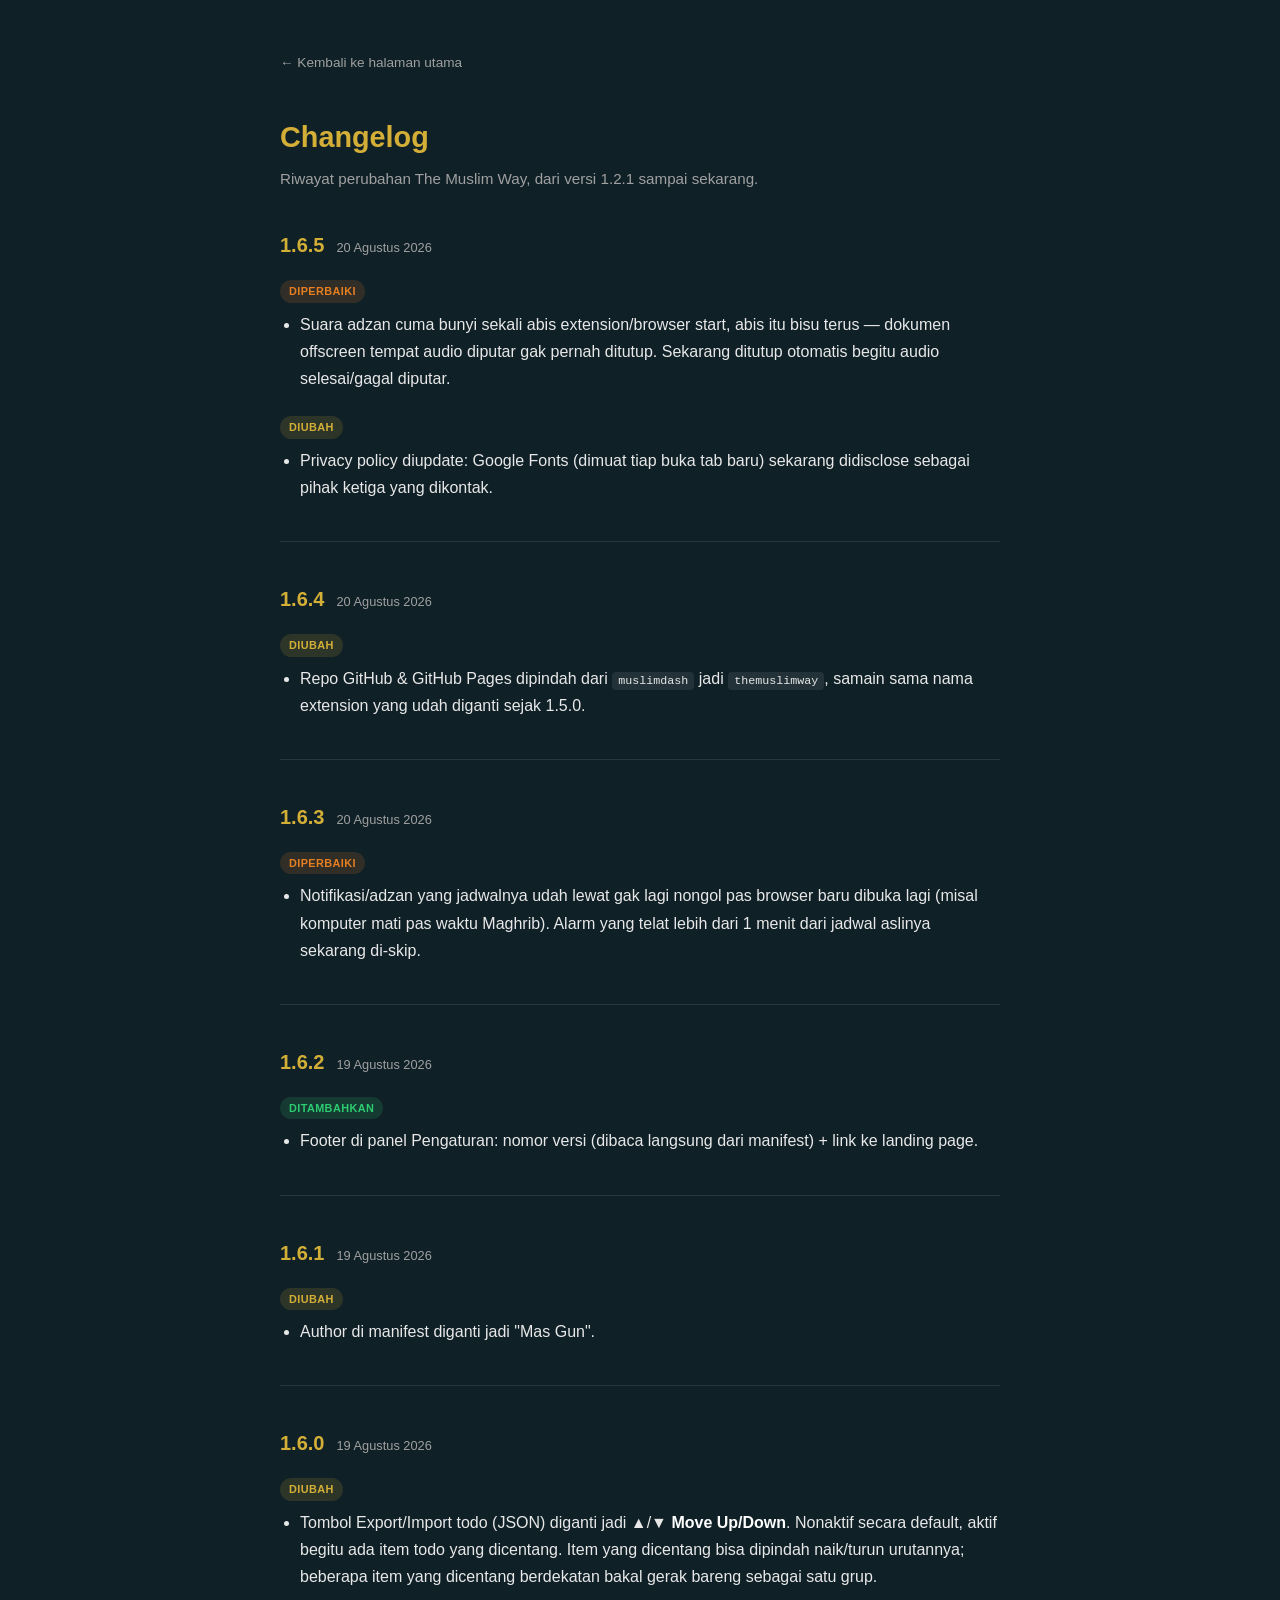
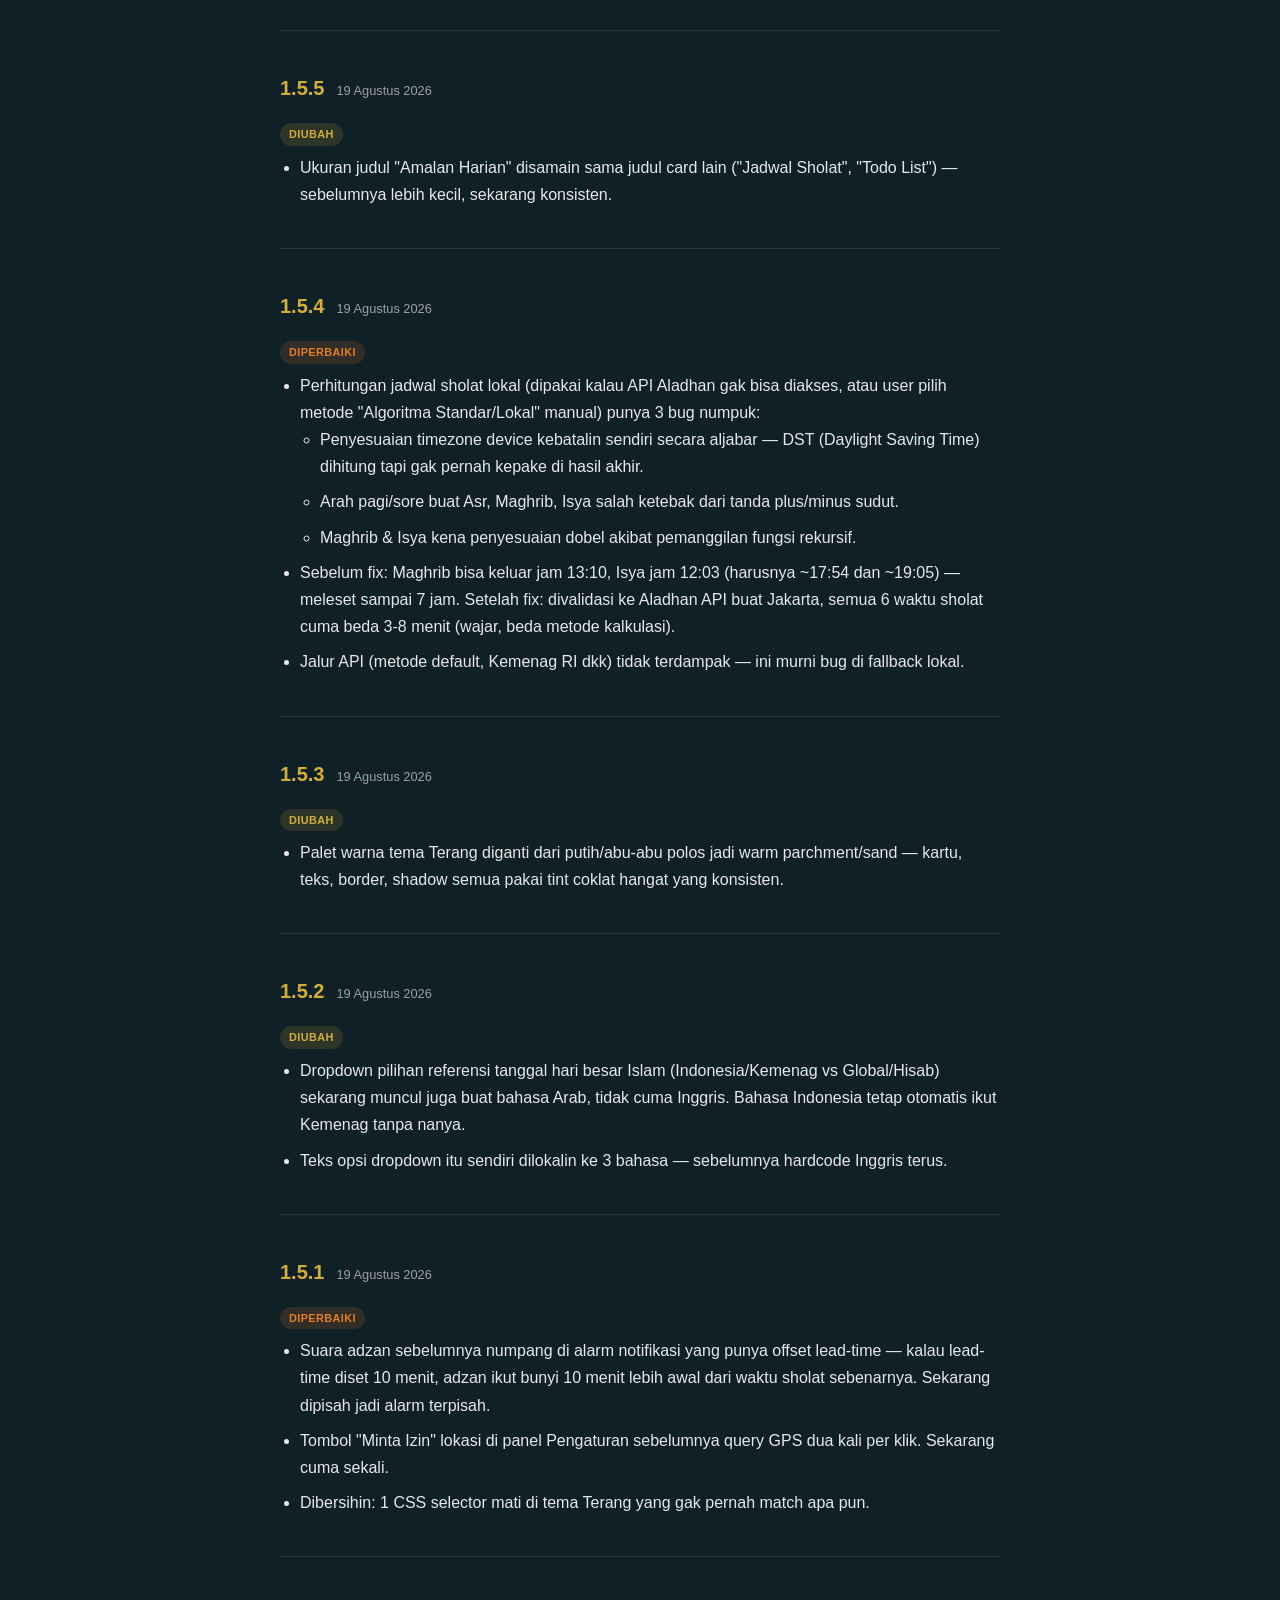
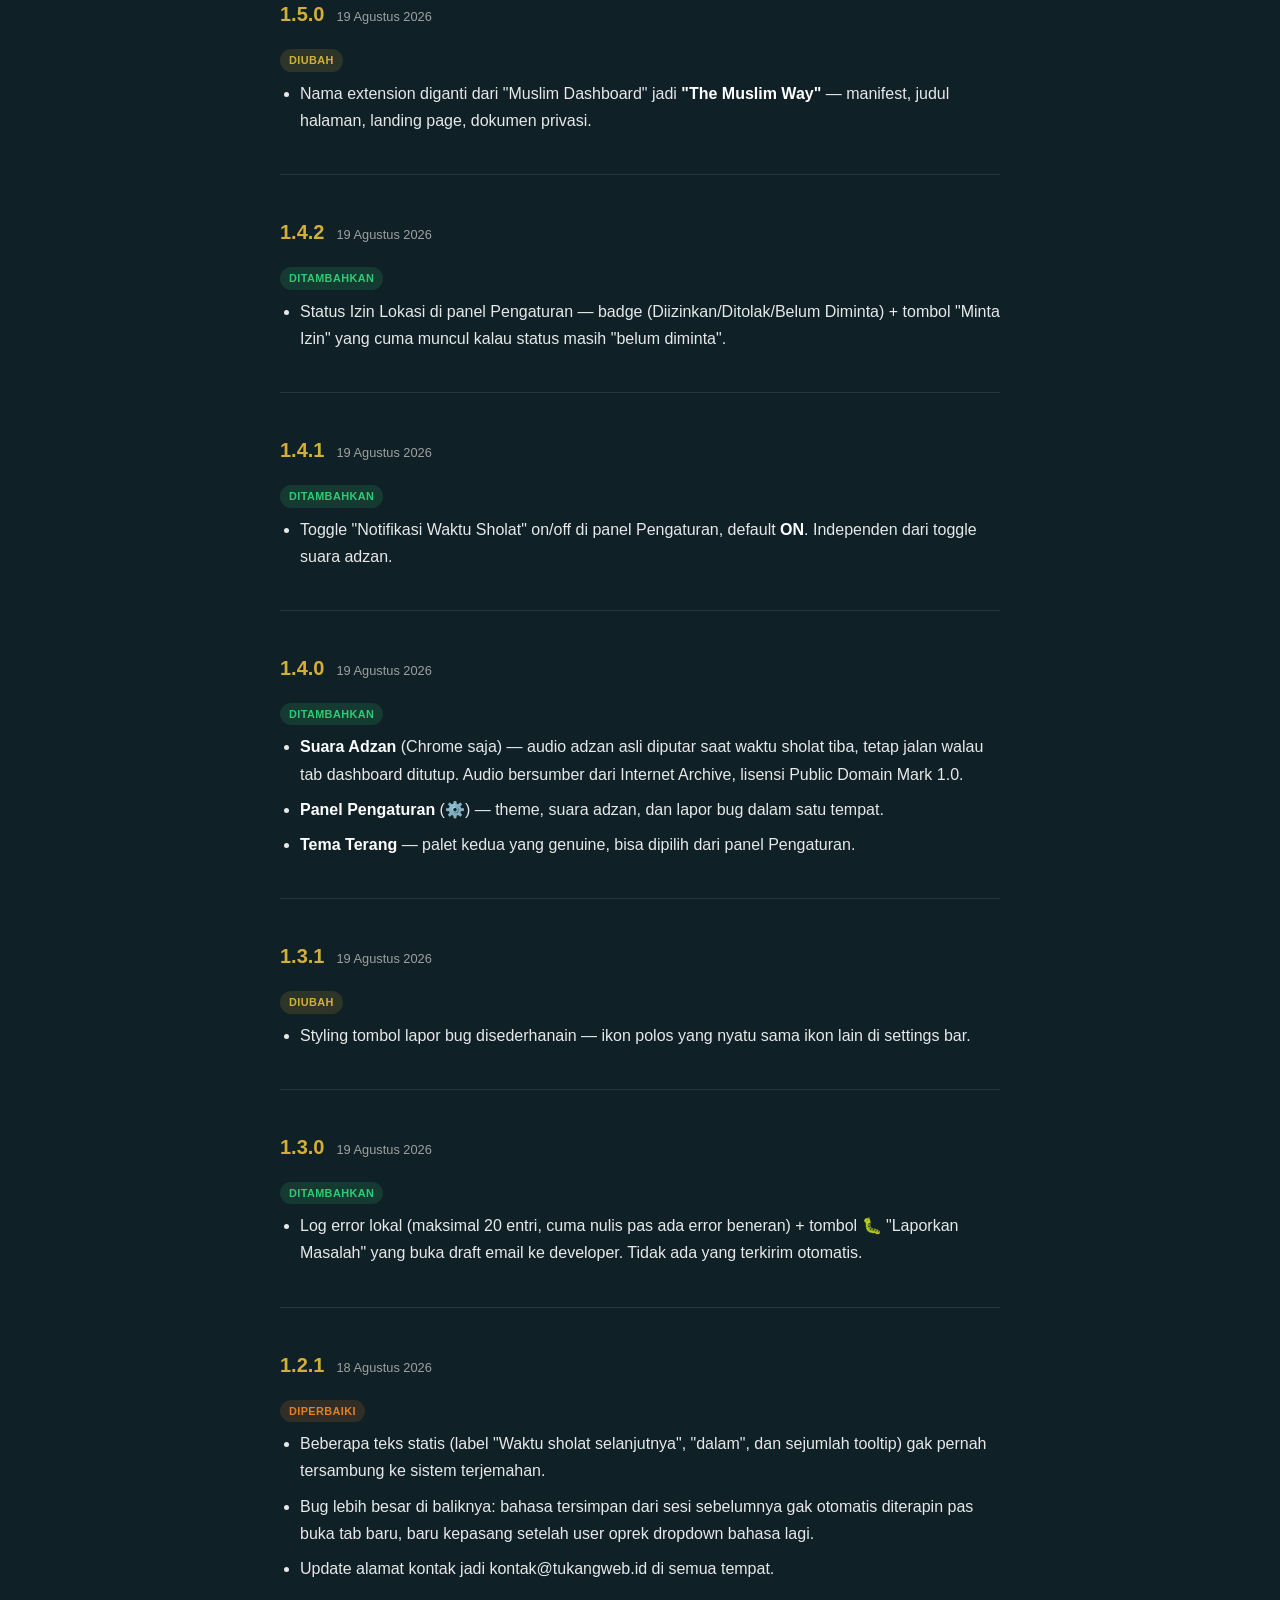
<file: changelog.html>
<!DOCTYPE html>
<html lang="id">
<head>
<meta charset="UTF-8">
<meta name="viewport" content="width=device-width, initial-scale=1.0">
<title>Changelog - The Muslim Way</title>
<style>
  :root {
    --primary: #1a5f3f;
    --accent: #d4af37;
    --bg: #0f2027;
    --card: #17242b;
    --text: #e8e8e8;
    --muted: #a0a0a0;
    --border: rgba(255,255,255,0.1);
    --added: #2ecc71;
    --changed: #d4af37;
    --fixed: #e67e22;
  }
  * { box-sizing: border-box; }
  body {
    margin: 0;
    font-family: -apple-system, 'Segoe UI', Roboto, sans-serif;
    background: var(--bg);
    color: var(--text);
    line-height: 1.7;
  }
  .wrap {
    max-width: 760px;
    margin: 0 auto;
    padding: 48px 20px 80px;
  }
  .back-link {
    display: inline-block;
    color: var(--muted);
    text-decoration: none;
    font-size: 0.85rem;
    margin-bottom: 20px;
  }
  .back-link:hover { color: var(--accent); }
  h1 {
    color: var(--accent);
    font-size: 1.8rem;
    margin-bottom: 4px;
  }
  .subtitle {
    color: var(--muted);
    font-size: 0.95rem;
    margin-bottom: 36px;
  }
  .version-block {
    margin-bottom: 40px;
    padding-bottom: 32px;
    border-bottom: 1px solid var(--border);
  }
  .version-block:last-child {
    border-bottom: none;
  }
  .version-head {
    display: flex;
    align-items: baseline;
    gap: 12px;
    flex-wrap: wrap;
    margin-bottom: 14px;
  }
  .version-num {
    color: var(--accent);
    font-size: 1.25rem;
    font-weight: 700;
  }
  .version-date {
    color: var(--muted);
    font-size: 0.8rem;
  }
  .tag {
    display: inline-block;
    font-size: 0.68rem;
    font-weight: 700;
    letter-spacing: 0.4px;
    text-transform: uppercase;
    padding: 2px 9px;
    border-radius: 999px;
    margin-bottom: 8px;
  }
  .tag-added { background: rgba(46,204,113,0.15); color: var(--added); }
  .tag-changed { background: rgba(212,175,55,0.15); color: var(--changed); }
  .tag-fixed { background: rgba(230,126,34,0.15); color: var(--fixed); }
  .entry { margin-bottom: 20px; }
  .entry:last-child { margin-bottom: 0; }
  ul { padding-left: 20px; margin: 0; }
  li { margin-bottom: 8px; }
  strong { color: #fff; }
  code {
    background: rgba(255,255,255,0.08);
    padding: 2px 6px;
    border-radius: 4px;
    font-size: 0.9em;
  }
  a { color: var(--accent); }
</style>
</head>
<body>
<div class="wrap">
  <a class="back-link" href="index.html">← Kembali ke halaman utama</a>
  <h1>Changelog</h1>
  <div class="subtitle">Riwayat perubahan The Muslim Way, dari versi 1.2.1 sampai sekarang.</div>

  <div class="version-block">
    <div class="version-head">
      <span class="version-num">1.6.5</span>
      <span class="version-date">20 Agustus 2026</span>
    </div>
    <div class="entry">
      <span class="tag tag-fixed">Diperbaiki</span>
      <ul>
        <li>Suara adzan cuma bunyi sekali abis extension/browser start, abis itu bisu terus — dokumen offscreen tempat audio diputar gak pernah ditutup. Sekarang ditutup otomatis begitu audio selesai/gagal diputar.</li>
      </ul>
    </div>
    <div class="entry">
      <span class="tag tag-changed">Diubah</span>
      <ul>
        <li>Privacy policy diupdate: Google Fonts (dimuat tiap buka tab baru) sekarang didisclose sebagai pihak ketiga yang dikontak.</li>
      </ul>
    </div>
  </div>

  <div class="version-block">
    <div class="version-head">
      <span class="version-num">1.6.4</span>
      <span class="version-date">20 Agustus 2026</span>
    </div>
    <div class="entry">
      <span class="tag tag-changed">Diubah</span>
      <ul>
        <li>Repo GitHub & GitHub Pages dipindah dari <code>muslimdash</code> jadi <code>themuslimway</code>, samain sama nama extension yang udah diganti sejak 1.5.0.</li>
      </ul>
    </div>
  </div>

  <div class="version-block">
    <div class="version-head">
      <span class="version-num">1.6.3</span>
      <span class="version-date">20 Agustus 2026</span>
    </div>
    <div class="entry">
      <span class="tag tag-fixed">Diperbaiki</span>
      <ul>
        <li>Notifikasi/adzan yang jadwalnya udah lewat gak lagi nongol pas browser baru dibuka lagi (misal komputer mati pas waktu Maghrib). Alarm yang telat lebih dari 1 menit dari jadwal aslinya sekarang di-skip.</li>
      </ul>
    </div>
  </div>

  <div class="version-block">
    <div class="version-head">
      <span class="version-num">1.6.2</span>
      <span class="version-date">19 Agustus 2026</span>
    </div>
    <div class="entry">
      <span class="tag tag-added">Ditambahkan</span>
      <ul>
        <li>Footer di panel Pengaturan: nomor versi (dibaca langsung dari manifest) + link ke landing page.</li>
      </ul>
    </div>
  </div>

  <div class="version-block">
    <div class="version-head">
      <span class="version-num">1.6.1</span>
      <span class="version-date">19 Agustus 2026</span>
    </div>
    <div class="entry">
      <span class="tag tag-changed">Diubah</span>
      <ul>
        <li>Author di manifest diganti jadi "Mas Gun".</li>
      </ul>
    </div>
  </div>

  <div class="version-block">
    <div class="version-head">
      <span class="version-num">1.6.0</span>
      <span class="version-date">19 Agustus 2026</span>
    </div>
    <div class="entry">
      <span class="tag tag-changed">Diubah</span>
      <ul>
        <li>Tombol Export/Import todo (JSON) diganti jadi ▲/▼ <strong>Move Up/Down</strong>. Nonaktif secara default, aktif begitu ada item todo yang dicentang. Item yang dicentang bisa dipindah naik/turun urutannya; beberapa item yang dicentang berdekatan bakal gerak bareng sebagai satu grup.</li>
      </ul>
    </div>
  </div>

  <div class="version-block">
    <div class="version-head">
      <span class="version-num">1.5.5</span>
      <span class="version-date">19 Agustus 2026</span>
    </div>
    <div class="entry">
      <span class="tag tag-changed">Diubah</span>
      <ul>
        <li>Ukuran judul "Amalan Harian" disamain sama judul card lain ("Jadwal Sholat", "Todo List") — sebelumnya lebih kecil, sekarang konsisten.</li>
      </ul>
    </div>
  </div>

  <div class="version-block">
    <div class="version-head">
      <span class="version-num">1.5.4</span>
      <span class="version-date">19 Agustus 2026</span>
    </div>
    <div class="entry">
      <span class="tag tag-fixed">Diperbaiki</span>
      <ul>
        <li>Perhitungan jadwal sholat lokal (dipakai kalau API Aladhan gak bisa diakses, atau user pilih metode "Algoritma Standar/Lokal" manual) punya 3 bug numpuk:
          <ul>
            <li>Penyesuaian timezone device kebatalin sendiri secara aljabar — DST (Daylight Saving Time) dihitung tapi gak pernah kepake di hasil akhir.</li>
            <li>Arah pagi/sore buat Asr, Maghrib, Isya salah ketebak dari tanda plus/minus sudut.</li>
            <li>Maghrib &amp; Isya kena penyesuaian dobel akibat pemanggilan fungsi rekursif.</li>
          </ul>
        </li>
        <li>Sebelum fix: Maghrib bisa keluar jam 13:10, Isya jam 12:03 (harusnya ~17:54 dan ~19:05) — meleset sampai 7 jam. Setelah fix: divalidasi ke Aladhan API buat Jakarta, semua 6 waktu sholat cuma beda 3-8 menit (wajar, beda metode kalkulasi).</li>
        <li>Jalur API (metode default, Kemenag RI dkk) tidak terdampak — ini murni bug di fallback lokal.</li>
      </ul>
    </div>
  </div>

  <div class="version-block">
    <div class="version-head">
      <span class="version-num">1.5.3</span>
      <span class="version-date">19 Agustus 2026</span>
    </div>
    <div class="entry">
      <span class="tag tag-changed">Diubah</span>
      <ul>
        <li>Palet warna tema Terang diganti dari putih/abu-abu polos jadi warm parchment/sand — kartu, teks, border, shadow semua pakai tint coklat hangat yang konsisten.</li>
      </ul>
    </div>
  </div>

  <div class="version-block">
    <div class="version-head">
      <span class="version-num">1.5.2</span>
      <span class="version-date">19 Agustus 2026</span>
    </div>
    <div class="entry">
      <span class="tag tag-changed">Diubah</span>
      <ul>
        <li>Dropdown pilihan referensi tanggal hari besar Islam (Indonesia/Kemenag vs Global/Hisab) sekarang muncul juga buat bahasa Arab, tidak cuma Inggris. Bahasa Indonesia tetap otomatis ikut Kemenag tanpa nanya.</li>
        <li>Teks opsi dropdown itu sendiri dilokalin ke 3 bahasa — sebelumnya hardcode Inggris terus.</li>
      </ul>
    </div>
  </div>

  <div class="version-block">
    <div class="version-head">
      <span class="version-num">1.5.1</span>
      <span class="version-date">19 Agustus 2026</span>
    </div>
    <div class="entry">
      <span class="tag tag-fixed">Diperbaiki</span>
      <ul>
        <li>Suara adzan sebelumnya numpang di alarm notifikasi yang punya offset lead-time — kalau lead-time diset 10 menit, adzan ikut bunyi 10 menit lebih awal dari waktu sholat sebenarnya. Sekarang dipisah jadi alarm terpisah.</li>
        <li>Tombol "Minta Izin" lokasi di panel Pengaturan sebelumnya query GPS dua kali per klik. Sekarang cuma sekali.</li>
        <li>Dibersihin: 1 CSS selector mati di tema Terang yang gak pernah match apa pun.</li>
      </ul>
    </div>
  </div>

  <div class="version-block">
    <div class="version-head">
      <span class="version-num">1.5.0</span>
      <span class="version-date">19 Agustus 2026</span>
    </div>
    <div class="entry">
      <span class="tag tag-changed">Diubah</span>
      <ul>
        <li>Nama extension diganti dari "Muslim Dashboard" jadi <strong>"The Muslim Way"</strong> — manifest, judul halaman, landing page, dokumen privasi.</li>
      </ul>
    </div>
  </div>

  <div class="version-block">
    <div class="version-head">
      <span class="version-num">1.4.2</span>
      <span class="version-date">19 Agustus 2026</span>
    </div>
    <div class="entry">
      <span class="tag tag-added">Ditambahkan</span>
      <ul>
        <li>Status Izin Lokasi di panel Pengaturan — badge (Diizinkan/Ditolak/Belum Diminta) + tombol "Minta Izin" yang cuma muncul kalau status masih "belum diminta".</li>
      </ul>
    </div>
  </div>

  <div class="version-block">
    <div class="version-head">
      <span class="version-num">1.4.1</span>
      <span class="version-date">19 Agustus 2026</span>
    </div>
    <div class="entry">
      <span class="tag tag-added">Ditambahkan</span>
      <ul>
        <li>Toggle "Notifikasi Waktu Sholat" on/off di panel Pengaturan, default <strong>ON</strong>. Independen dari toggle suara adzan.</li>
      </ul>
    </div>
  </div>

  <div class="version-block">
    <div class="version-head">
      <span class="version-num">1.4.0</span>
      <span class="version-date">19 Agustus 2026</span>
    </div>
    <div class="entry">
      <span class="tag tag-added">Ditambahkan</span>
      <ul>
        <li><strong>Suara Adzan</strong> (Chrome saja) — audio adzan asli diputar saat waktu sholat tiba, tetap jalan walau tab dashboard ditutup. Audio bersumber dari Internet Archive, lisensi Public Domain Mark 1.0.</li>
        <li><strong>Panel Pengaturan</strong> (⚙️) — theme, suara adzan, dan lapor bug dalam satu tempat.</li>
        <li><strong>Tema Terang</strong> — palet kedua yang genuine, bisa dipilih dari panel Pengaturan.</li>
      </ul>
    </div>
  </div>

  <div class="version-block">
    <div class="version-head">
      <span class="version-num">1.3.1</span>
      <span class="version-date">19 Agustus 2026</span>
    </div>
    <div class="entry">
      <span class="tag tag-changed">Diubah</span>
      <ul>
        <li>Styling tombol lapor bug disederhanain — ikon polos yang nyatu sama ikon lain di settings bar.</li>
      </ul>
    </div>
  </div>

  <div class="version-block">
    <div class="version-head">
      <span class="version-num">1.3.0</span>
      <span class="version-date">19 Agustus 2026</span>
    </div>
    <div class="entry">
      <span class="tag tag-added">Ditambahkan</span>
      <ul>
        <li>Log error lokal (maksimal 20 entri, cuma nulis pas ada error beneran) + tombol 🐛 "Laporkan Masalah" yang buka draft email ke developer. Tidak ada yang terkirim otomatis.</li>
      </ul>
    </div>
  </div>

  <div class="version-block">
    <div class="version-head">
      <span class="version-num">1.2.1</span>
      <span class="version-date">18 Agustus 2026</span>
    </div>
    <div class="entry">
      <span class="tag tag-fixed">Diperbaiki</span>
      <ul>
        <li>Beberapa teks statis (label "Waktu sholat selanjutnya", "dalam", dan sejumlah tooltip) gak pernah tersambung ke sistem terjemahan.</li>
        <li>Bug lebih besar di baliknya: bahasa tersimpan dari sesi sebelumnya gak otomatis diterapin pas buka tab baru, baru kepasang setelah user oprek dropdown bahasa lagi.</li>
        <li>Update alamat kontak jadi kontak@tukangweb.id di semua tempat.</li>
      </ul>
    </div>
  </div>

</div>
</body>
</html>
</file>
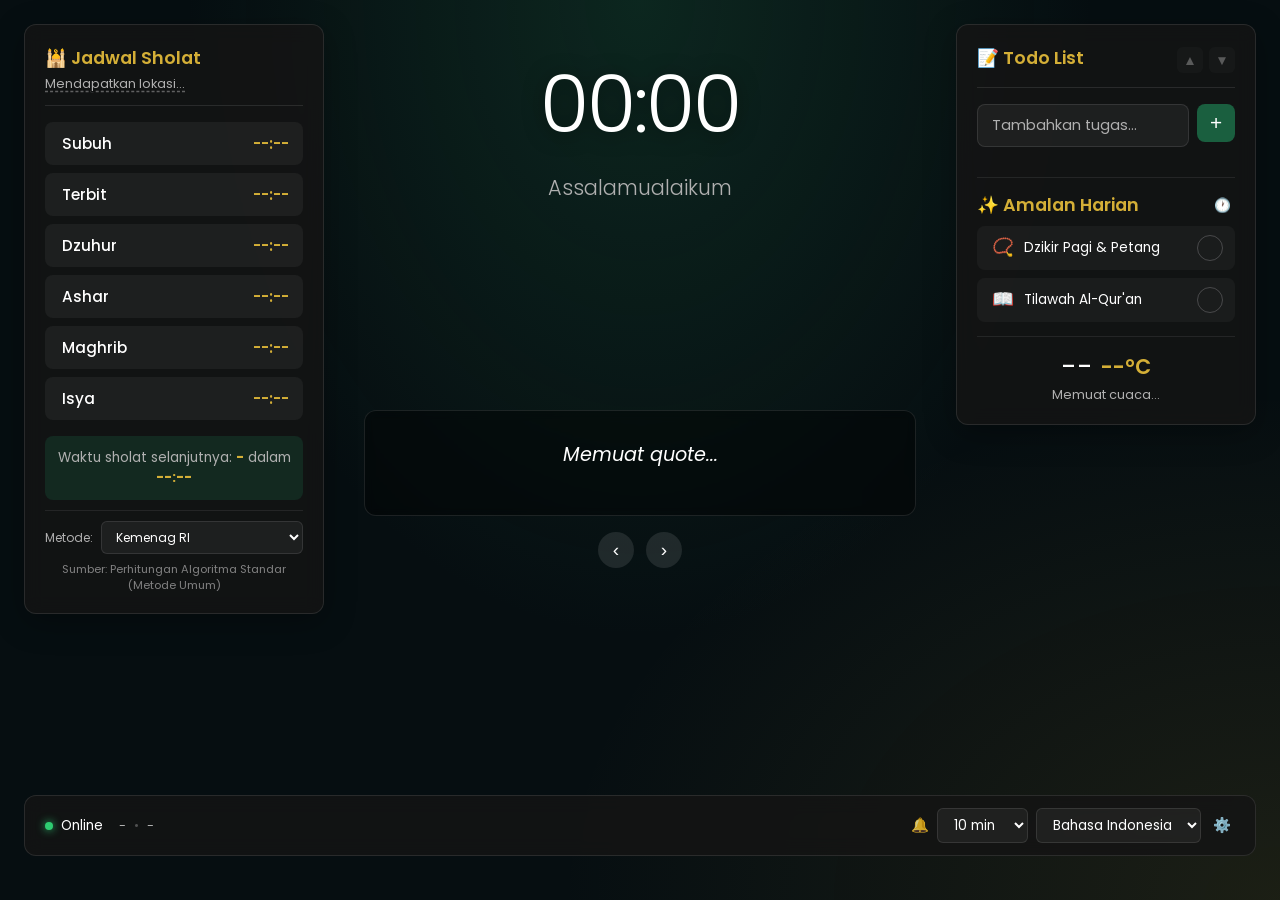
<file: newtab.html>
<!DOCTYPE html>
<html lang="id">
<head>
  <meta charset="UTF-8">
  <meta name="viewport" content="width=device-width, initial-scale=1.0">
  <title>The Muslim Way</title>
  <link rel="stylesheet" href="newtab.css">
  <link href="https://fonts.googleapis.com/css2?family=Poppins:wght@300;400;500;600;700&family=Amiri:wght@400;700&display=swap" rel="stylesheet">
</head>
<body>
  <div class="container">
    <!-- Background Overlay -->
    <div class="bg-overlay"></div>
    
    <!-- Top Left: Prayer Times -->
    <div class="prayer-times card">
      <div class="card-header">
        <h2>🕌 Jadwal Sholat</h2>
        <div class="location-info">
          <span class="location-name-row">
            <button id="location-name" class="location-name-link" title="Atur lokasi manual">Mendapatkan lokasi...</button>
            <button id="location-retry" class="location-retry" title="Coba lagi" style="display:none">↻</button>
          </span>
          <span id="current-date"></span>
        </div>
        <div class="location-manual-form" id="location-manual-form" style="display:none">
          <input type="text" inputmode="decimal" id="manual-lat" placeholder="Lintang (mis. -8.0983)">
          <input type="text" inputmode="decimal" id="manual-lng" placeholder="Bujur (mis. 112.4472)">
          <span class="location-manual-error" id="location-manual-error"></span>
          <div class="location-manual-actions">
            <button id="manual-save">Simpan</button>
            <button id="manual-use-gps">Pakai GPS</button>
          </div>
        </div>
      </div>
      <div class="prayer-list">
        <div class="prayer-item" data-prayer="fajr">
          <span class="prayer-name">Subuh</span>
          <span class="prayer-time" id="fajr-time">--:--</span>
        </div>
        <div class="prayer-item" data-prayer="sunrise">
          <span class="prayer-name">Terbit</span>
          <span class="prayer-time" id="sunrise-time">--:--</span>
        </div>
        <div class="prayer-item" data-prayer="dhuhr">
          <span class="prayer-name">Dzuhur</span>
          <span class="prayer-time" id="dhuhr-time">--:--</span>
        </div>
        <div class="prayer-item" data-prayer="asr">
          <span class="prayer-name">Ashar</span>
          <span class="prayer-time" id="asr-time">--:--</span>
        </div>
        <div class="prayer-item" data-prayer="maghrib">
          <span class="prayer-name">Maghrib</span>
          <span class="prayer-time" id="maghrib-time">--:--</span>
        </div>
        <div class="prayer-item" data-prayer="isha">
          <span class="prayer-name">Isya</span>
          <span class="prayer-time" id="isha-time">--:--</span>
        </div>
      </div>
      <div class="next-prayer">
        <span><span id="next-prayer-label">Waktu sholat selanjutnya</span>: <strong id="next-prayer-name">-</strong> <span id="next-prayer-in-label">dalam</span> <strong id="next-prayer-countdown">--:--</strong></span>
      </div>
      <div class="prayer-method-select">
        <label for="prayer-method">Metode:</label>
        <select id="prayer-method">
          <option value="20">Kemenag RI</option>
          <option value="local">Algoritma Standar (Lokal)</option>
          <option value="3">Muslim World League</option>
          <option value="2">Islamic Society of North America (ISNA)</option>
          <option value="5">Egyptian General Authority of Survey</option>
          <option value="4">Umm al-Qura University, Makkah</option>
          <option value="1">University of Islamic Sciences, Karachi</option>
          <option value="11">Majlis Ugama Islam Singapura (MUIS)</option>
        </select>
      </div>
      <div class="prayer-source" id="prayer-source">
        Sumber: Perhitungan Algoritma Standar (Metode Umum)
      </div>
      <div class="qibla-info" id="qibla-info" style="display:none">
        <span class="qibla-arrow" id="qibla-arrow">➤</span>
        <span id="qibla-text">Kiblat: --°</span>
      </div>
    </div>

    <!-- Center: Clock, Greeting & Quotes -->
    <div class="center-section">
      <div class="clock" id="clock">00:00</div>
      <div class="greeting" id="greeting">Assalamualaikum</div>
      
      <div class="ramadan-banner" id="ramadan-banner" style="display:none">
        <span class="ramadan-title">🌙 <span id="ramadan-label">Ramadan</span></span>
        <span><span id="imsak-label">Imsak</span> <strong id="imsak-time">--:--</strong></span>
        <span><span id="iftar-label">Buka Puasa</span> <strong id="iftar-time">--:--</strong></span>
      </div>

      <div class="quotes-section">
        <div class="quote-container">
          <p class="quote-text" id="quote-text">Memuat quote...</p>
          <p class="quote-source" id="quote-source"></p>
        </div>
        <div class="quote-controls">
          <button id="prev-quote" title="Quote sebelumnya">‹</button>
          <button id="next-quote" title="Quote selanjutnya">›</button>
        </div>
      </div>
    </div>

    <!-- Right Side: Todo List -->
    <div class="todo-list card">
      <div class="card-header todo-header">
        <h2>📝 Todo List</h2>
        <div class="todo-io">
          <button id="todo-move-up" title="Naikkan item yang dicentang" disabled>▲</button>
          <button id="todo-move-down" title="Turunkan item yang dicentang" disabled>▼</button>
        </div>
      </div>
      <div class="todo-input-container">
        <input type="text" id="todo-input" placeholder="Tambahkan tugas..." maxlength="100">
        <button id="add-todo">+</button>
      </div>
      <ul class="todo-items" id="todo-items">
        <!-- Todo items will be added here -->
      </ul>

      <div class="daily-reminders" id="daily-reminders">
        <div class="reminders-header">
          <span class="reminders-title" id="reminders-title">✨ Amalan Harian</span>
          <button id="reminder-time-toggle" class="reminder-time-btn" title="Atur jam pengingat">🕐</button>
        </div>
        <div class="reminder-time-form" id="reminder-time-form" style="display:none">
          <input type="time" id="reminder-time-input" value="20:00">
          <button id="reminder-time-save">Simpan</button>
        </div>
        <div class="reminder-item" id="reminder-dzikir" data-reminder="dzikir">
          <span class="reminder-icon">📿</span>
          <span class="reminder-text" id="reminder-dzikir-text">Dzikir Pagi &amp; Petang</span>
          <button class="reminder-check" id="reminder-dzikir-check" title="Tandai selesai hari ini">✓</button>
        </div>
        <div class="reminder-item" id="reminder-quran" data-reminder="quran">
          <span class="reminder-icon">📖</span>
          <span class="reminder-text" id="reminder-quran-text">Tilawah Al-Qur'an</span>
          <button class="reminder-check" id="reminder-quran-check" title="Tandai selesai hari ini">✓</button>
        </div>
      </div>

      <div class="weather-info" id="weather-info">
        <div class="weather-main">
          <span class="weather-icon" id="weather-icon">--</span>
          <span class="weather-temp" id="weather-temp">--°C</span>
        </div>
        <span class="weather-desc" id="weather-desc">Memuat cuaca...</span>
      </div>
    </div>

    <!-- Bottom: Internet Status, Location, Hijri & Settings -->
    <div class="bottom-bar">
      <div class="bottom-left">
        <div class="internet-status" id="internet-status">
          <span class="status-dot online"></span>
          <span class="status-text">Online</span>
        </div>
        <div class="location-hijri" id="location-hijri">
          <span id="current-location">-</span>
          <span class="divider">•</span>
          <span id="hijri-date">-</span>
          <span class="divider" id="event-divider" style="display:none">•</span>
          <span id="upcoming-event" class="upcoming-event" style="display:none"></span>
        </div>
      </div>
      <div class="settings">
        <select id="event-ref" title="Referensi tanggal hari besar Islam" style="display:none">
          <option value="id" id="event-ref-opt-id" selected>Indonesia (Kemenag)</option>
          <option value="global" id="event-ref-opt-global">Global (Hisab)</option>
        </select>
        <span class="leadtime-icon" title="Notifikasi sebelum waktu sholat">🔔</span>
        <select id="notif-leadtime">
          <option value="1">1 min</option>
          <option value="5">5 min</option>
          <option value="10" selected>10 min</option>
          <option value="15">15 min</option>
          <option value="30">30 min</option>
        </select>
        <select id="language-select">
          <option value="id">Bahasa Indonesia</option>
          <option value="en">English</option>
          <option value="ar">العربية</option>
        </select>
        <button id="settings-toggle" class="icon-btn" title="Pengaturan">⚙️</button>
      </div>
    </div>
  </div>

  <!-- Options Panel -->
  <div class="settings-overlay" id="settings-overlay" style="display:none">
    <div class="settings-panel">
      <div class="settings-panel-header">
        <h3 id="settings-panel-title">⚙️ Pengaturan</h3>
        <button id="settings-close" class="icon-btn" title="Tutup">✕</button>
      </div>

      <div class="settings-row">
        <div class="settings-row-text">
          <span class="settings-row-label" id="location-perm-label">Izin Lokasi</span>
          <span class="settings-row-hint" id="location-perm-hint">Dipakai buat jadwal sholat, kiblat &amp; cuaca</span>
        </div>
        <div class="perm-status-group">
          <span class="perm-badge" id="location-perm-badge">-</span>
          <button id="location-perm-btn" class="perm-action-btn" style="display:none">Minta Izin</button>
        </div>
      </div>

      <div class="settings-row">
        <div class="settings-row-text">
          <span class="settings-row-label" id="theme-label">Tema</span>
        </div>
        <div class="theme-toggle-group">
          <button class="theme-btn active" id="theme-dark-btn" data-theme-value="dark">🌙 <span id="theme-dark-label">Gelap</span></button>
          <button class="theme-btn" id="theme-light-btn" data-theme-value="light">☀️ <span id="theme-light-label">Terang</span></button>
        </div>
      </div>

      <div class="settings-row">
        <div class="settings-row-text">
          <span class="settings-row-label" id="prayer-alert-label">Notifikasi Waktu Sholat</span>
          <span class="settings-row-hint" id="prayer-alert-hint">Muncul tiap waktu sholat tiba</span>
        </div>
        <label class="switch">
          <input type="checkbox" id="prayer-alert-toggle" checked>
          <span class="switch-slider"></span>
        </label>
      </div>

      <div class="settings-row">
        <div class="settings-row-text">
          <span class="settings-row-label" id="adhan-label">Suara Adzan</span>
          <span class="settings-row-hint" id="adhan-hint">Chrome saja — audio penuh saat waktu sholat tiba</span>
        </div>
        <label class="switch">
          <input type="checkbox" id="adhan-toggle">
          <span class="switch-slider"></span>
        </label>
      </div>

      <div class="settings-row settings-row-action">
        <button id="report-bug" class="settings-action-btn" title="Laporkan masalah">
          🐛 <span id="report-bug-label">Laporkan Masalah</span>
        </button>
      </div>

      <div class="settings-footer">
        <span id="settings-version">v-.-.-</span>
        <a href="https://tgz99.github.io/themuslimway/" target="_blank" rel="noopener" id="settings-landing-link">Kunjungi Website</a>
      </div>
    </div>
  </div>

  <script src="newtab.js"></script>
</body>
</html>
</file>
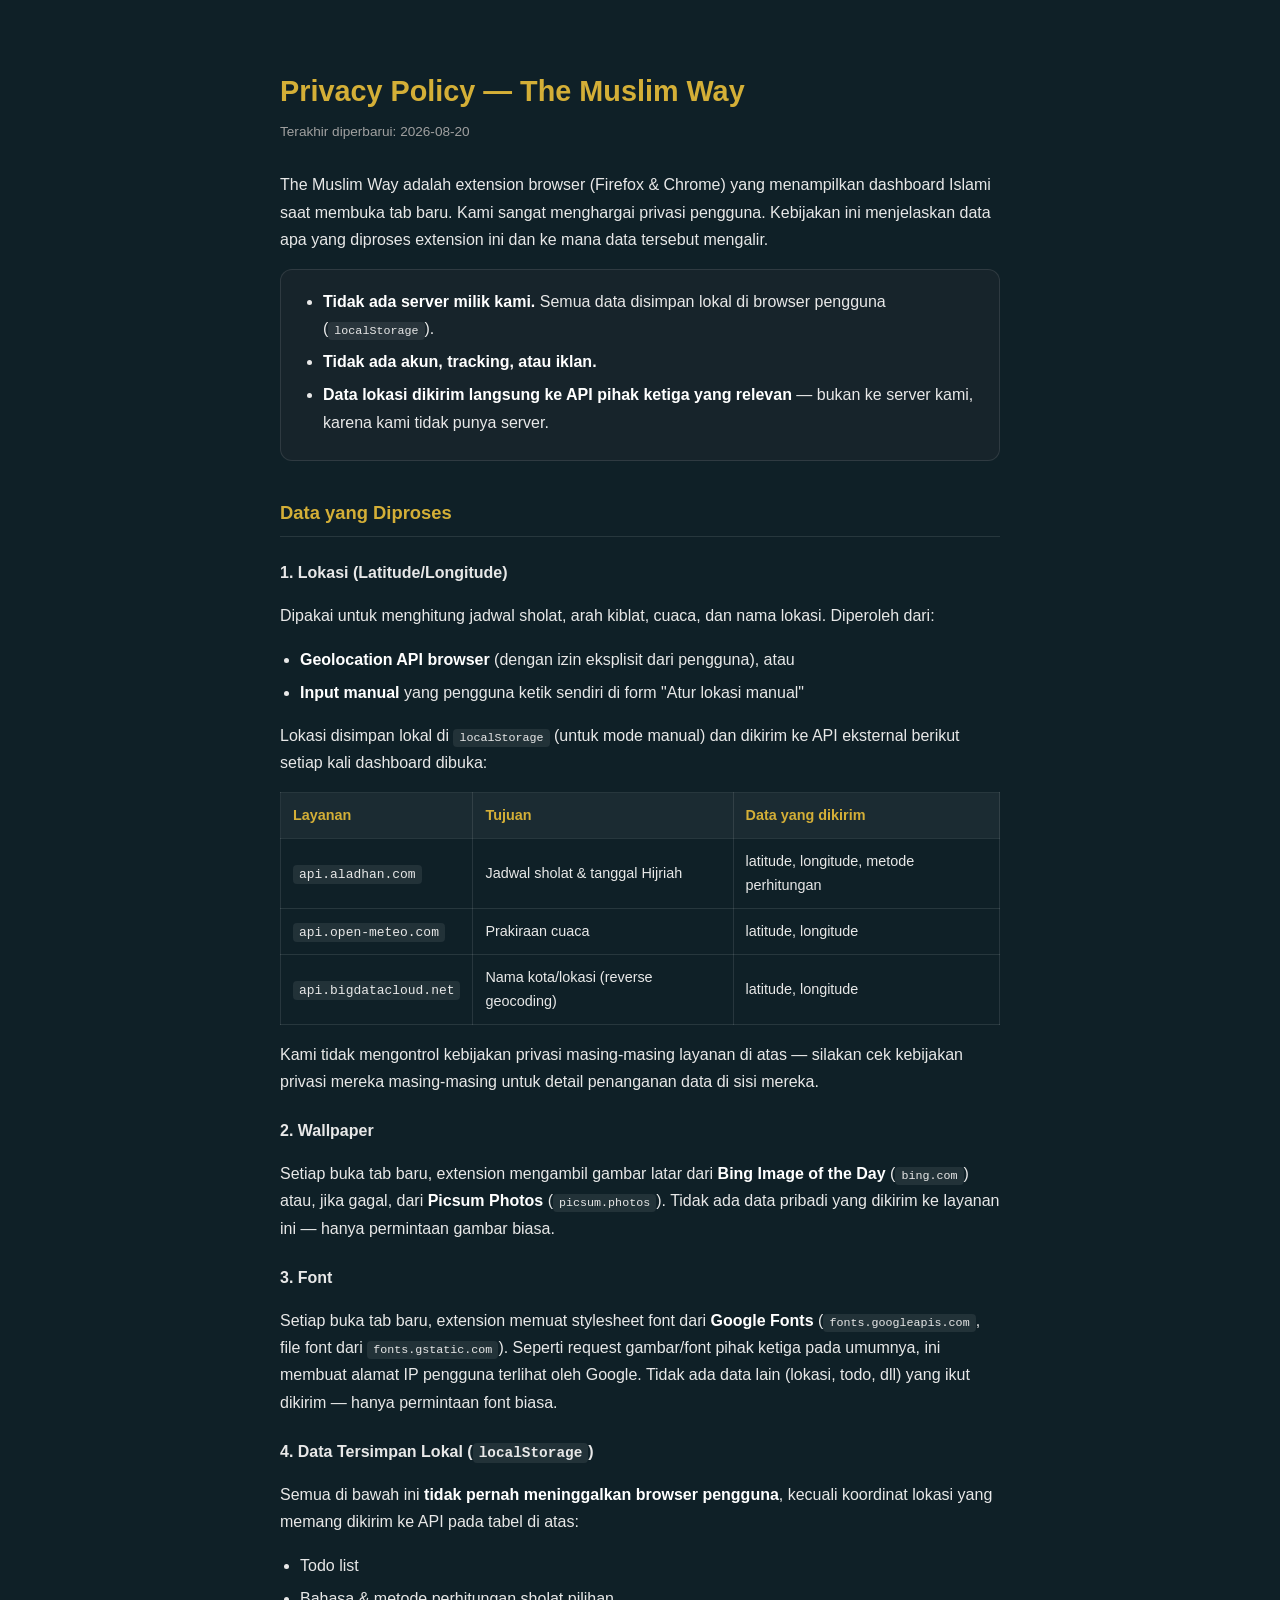
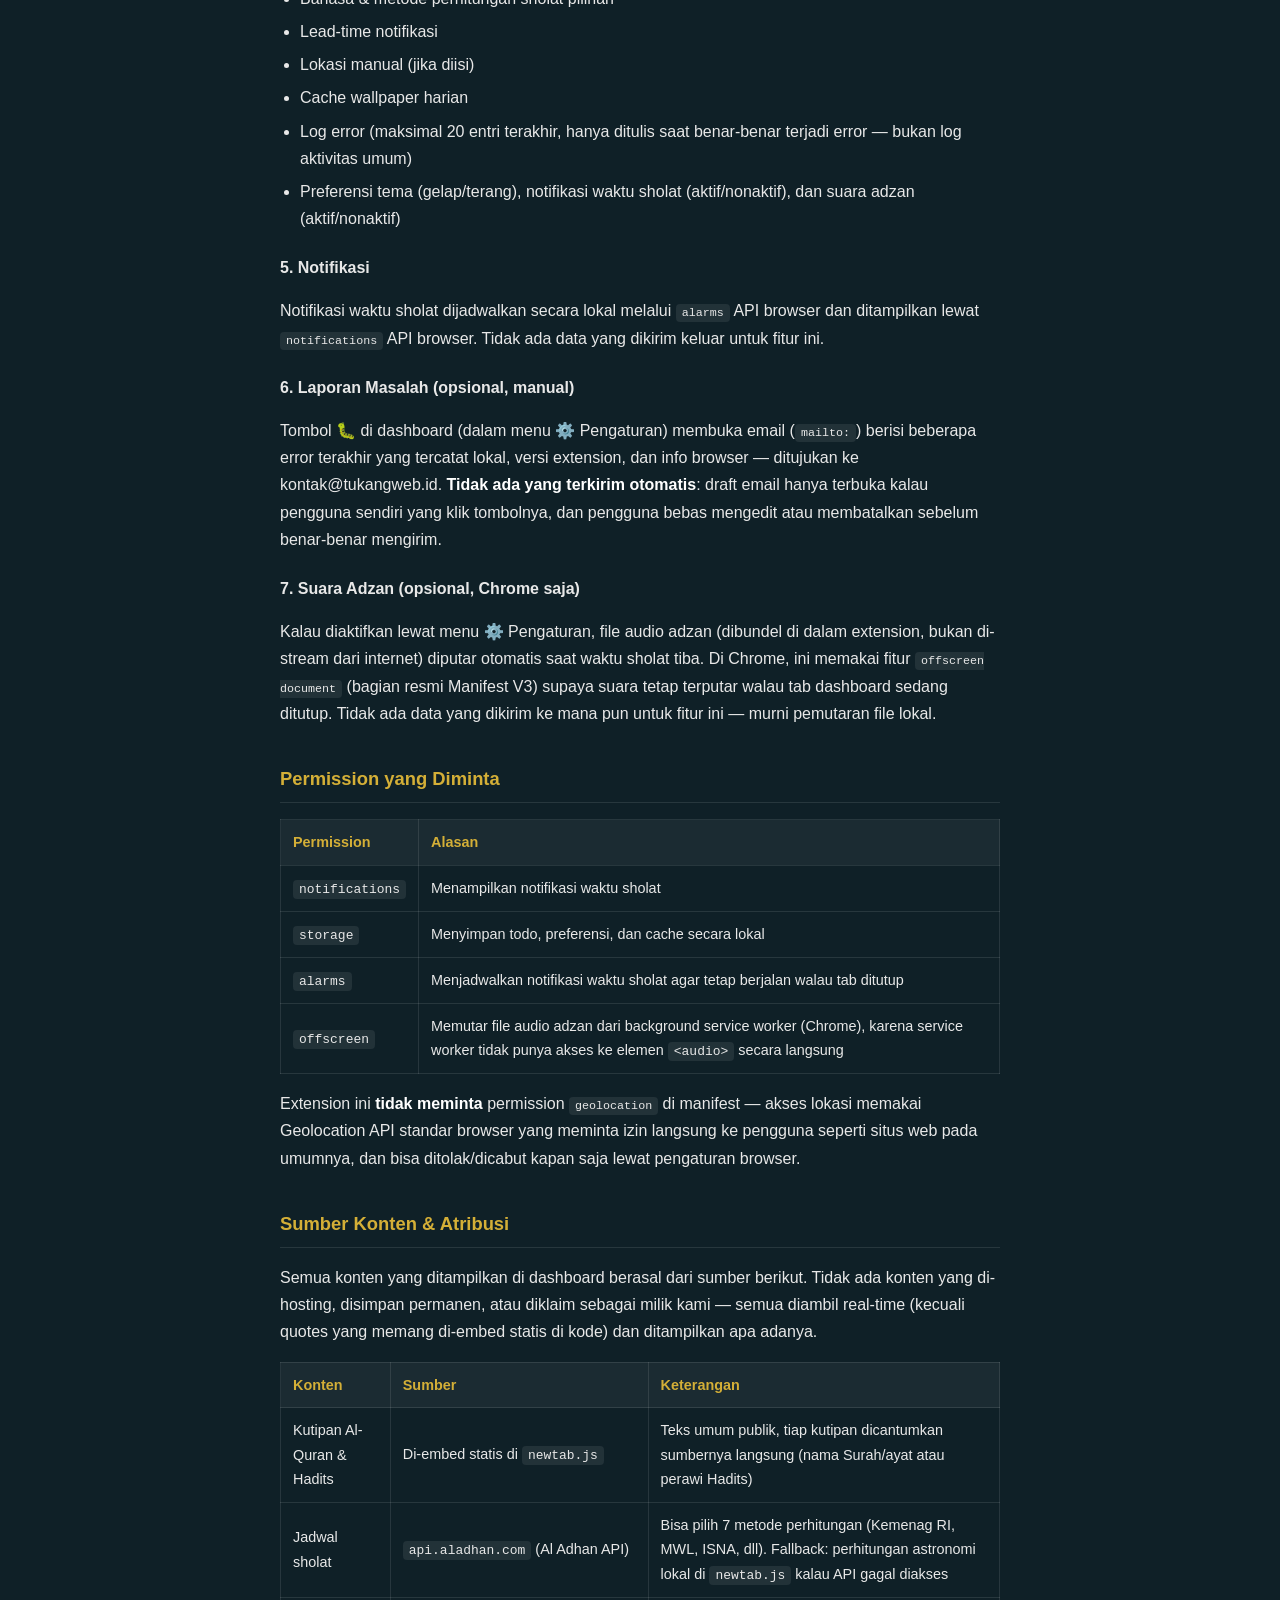
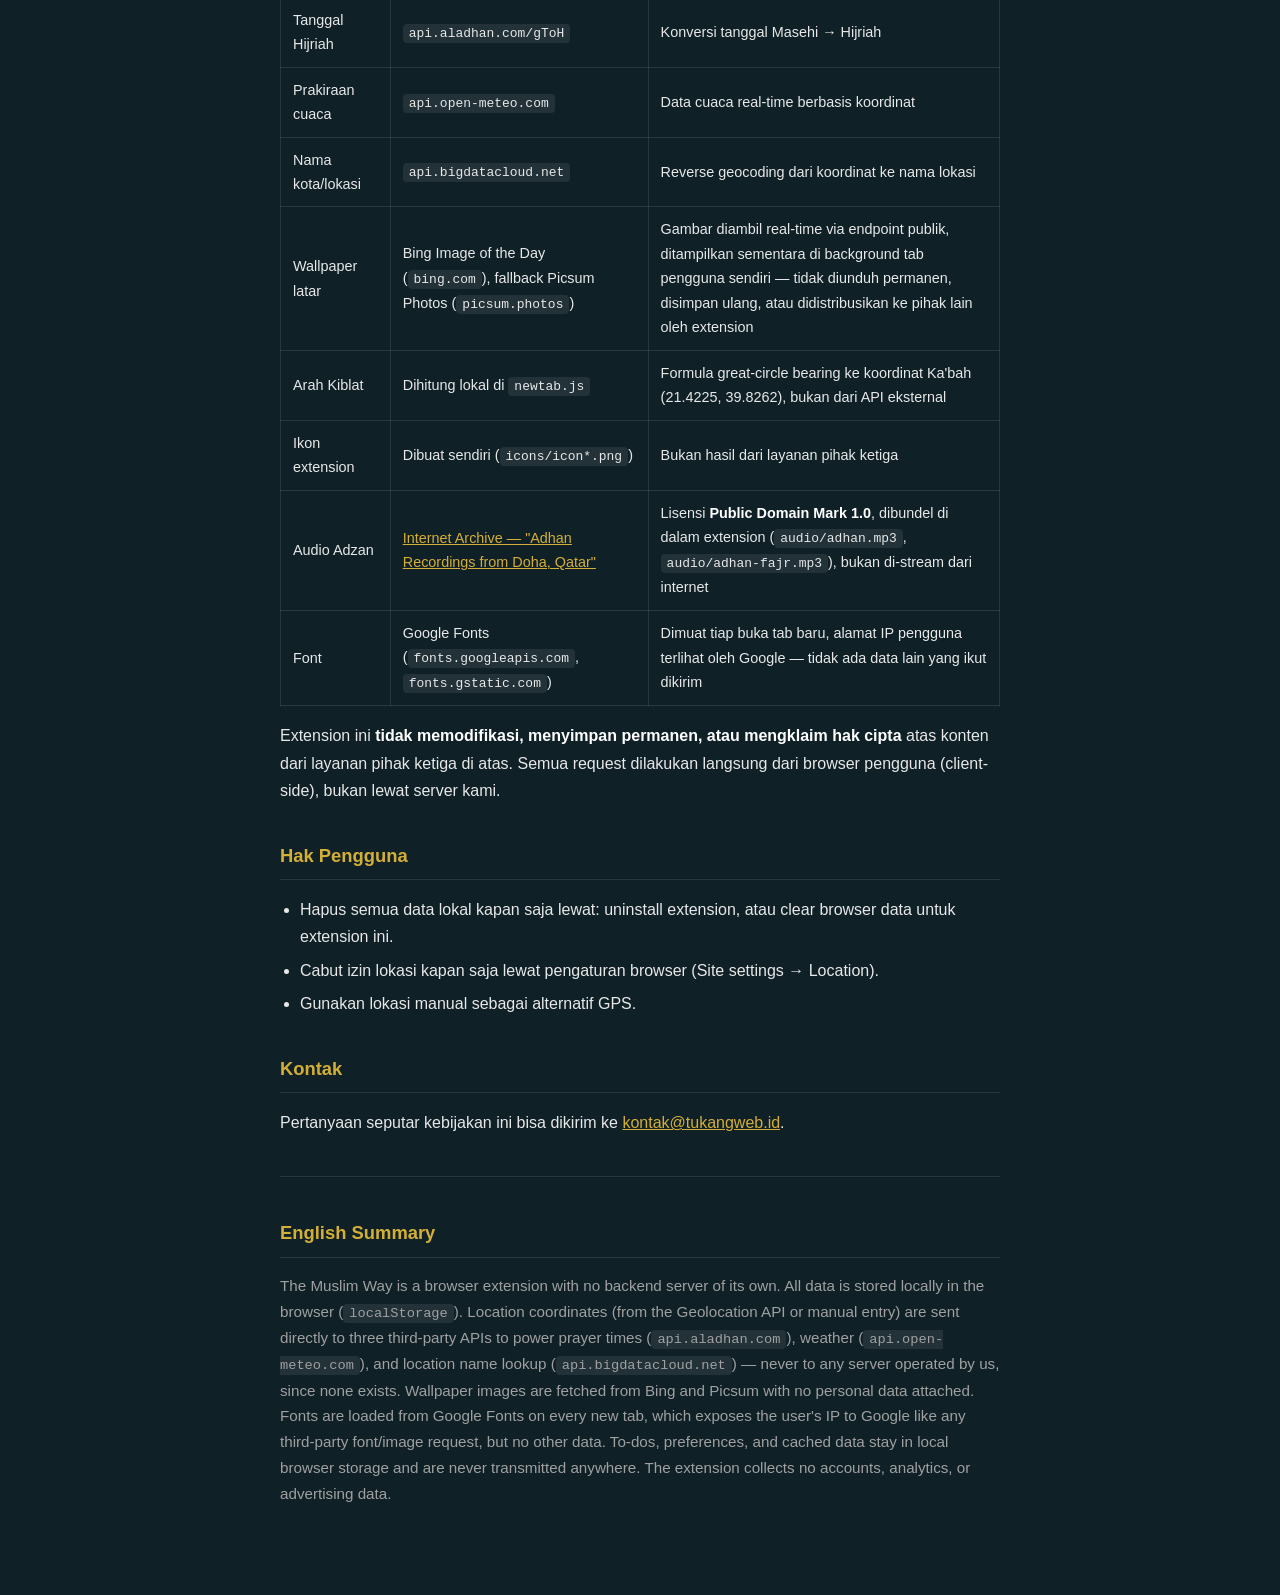
<file: privacy.html>
<!DOCTYPE html>
<html lang="id">
<head>
<meta charset="UTF-8">
<meta name="viewport" content="width=device-width, initial-scale=1.0">
<title>Privacy Policy - The Muslim Way</title>
<style>
  :root {
    --primary: #1a5f3f;
    --accent: #d4af37;
    --bg: #0f2027;
    --card: #17242b;
    --text: #e8e8e8;
    --muted: #a0a0a0;
    --border: rgba(255,255,255,0.1);
  }
  * { box-sizing: border-box; }
  body {
    margin: 0;
    font-family: -apple-system, 'Segoe UI', Roboto, sans-serif;
    background: var(--bg);
    color: var(--text);
    line-height: 1.7;
  }
  .wrap {
    max-width: 760px;
    margin: 0 auto;
    padding: 48px 20px 80px;
  }
  h1 {
    color: var(--accent);
    font-size: 1.8rem;
    margin-bottom: 4px;
  }
  .updated {
    color: var(--muted);
    font-size: 0.85rem;
    margin-bottom: 28px;
  }
  h2 {
    color: var(--accent);
    font-size: 1.15rem;
    margin-top: 36px;
    border-bottom: 1px solid var(--border);
    padding-bottom: 8px;
  }
  h3 {
    color: var(--text);
    font-size: 1rem;
    margin-top: 22px;
  }
  p { color: var(--text); }
  ul { padding-left: 20px; }
  li { margin-bottom: 6px; }
  strong { color: #fff; }
  code {
    background: rgba(255,255,255,0.08);
    padding: 2px 6px;
    border-radius: 4px;
    font-size: 0.9em;
  }
  table {
    width: 100%;
    border-collapse: collapse;
    margin: 16px 0;
    font-size: 0.9rem;
  }
  th, td {
    text-align: left;
    padding: 10px 12px;
    border: 1px solid var(--border);
  }
  th {
    background: rgba(255,255,255,0.05);
    color: var(--accent);
  }
  .summary-card {
    background: var(--card);
    border: 1px solid var(--border);
    border-radius: 12px;
    padding: 18px 22px;
    margin-bottom: 8px;
  }
  .summary-card ul { margin: 0; }
  hr {
    border: none;
    border-top: 1px solid var(--border);
    margin: 40px 0;
  }
  .en-note {
    color: var(--muted);
    font-size: 0.95rem;
  }
  a { color: var(--accent); }
</style>
</head>
<body>
<div class="wrap">
  <h1>Privacy Policy — The Muslim Way</h1>
  <div class="updated">Terakhir diperbarui: 2026-08-20</div>

  <p>The Muslim Way adalah extension browser (Firefox &amp; Chrome) yang menampilkan dashboard Islami saat membuka tab baru. Kami sangat menghargai privasi pengguna. Kebijakan ini menjelaskan data apa yang diproses extension ini dan ke mana data tersebut mengalir.</p>

  <div class="summary-card">
    <ul>
      <li><strong>Tidak ada server milik kami.</strong> Semua data disimpan lokal di browser pengguna (<code>localStorage</code>).</li>
      <li><strong>Tidak ada akun, tracking, atau iklan.</strong></li>
      <li><strong>Data lokasi dikirim langsung ke API pihak ketiga yang relevan</strong> — bukan ke server kami, karena kami tidak punya server.</li>
    </ul>
  </div>

  <h2>Data yang Diproses</h2>

  <h3>1. Lokasi (Latitude/Longitude)</h3>
  <p>Dipakai untuk menghitung jadwal sholat, arah kiblat, cuaca, dan nama lokasi. Diperoleh dari:</p>
  <ul>
    <li><strong>Geolocation API browser</strong> (dengan izin eksplisit dari pengguna), atau</li>
    <li><strong>Input manual</strong> yang pengguna ketik sendiri di form "Atur lokasi manual"</li>
  </ul>
  <p>Lokasi disimpan lokal di <code>localStorage</code> (untuk mode manual) dan dikirim ke API eksternal berikut setiap kali dashboard dibuka:</p>
  <table>
    <tr><th>Layanan</th><th>Tujuan</th><th>Data yang dikirim</th></tr>
    <tr><td><code>api.aladhan.com</code></td><td>Jadwal sholat &amp; tanggal Hijriah</td><td>latitude, longitude, metode perhitungan</td></tr>
    <tr><td><code>api.open-meteo.com</code></td><td>Prakiraan cuaca</td><td>latitude, longitude</td></tr>
    <tr><td><code>api.bigdatacloud.net</code></td><td>Nama kota/lokasi (reverse geocoding)</td><td>latitude, longitude</td></tr>
  </table>
  <p>Kami tidak mengontrol kebijakan privasi masing-masing layanan di atas — silakan cek kebijakan privasi mereka masing-masing untuk detail penanganan data di sisi mereka.</p>

  <h3>2. Wallpaper</h3>
  <p>Setiap buka tab baru, extension mengambil gambar latar dari <strong>Bing Image of the Day</strong> (<code>bing.com</code>) atau, jika gagal, dari <strong>Picsum Photos</strong> (<code>picsum.photos</code>). Tidak ada data pribadi yang dikirim ke layanan ini — hanya permintaan gambar biasa.</p>

  <h3>3. Font</h3>
  <p>Setiap buka tab baru, extension memuat stylesheet font dari <strong>Google Fonts</strong> (<code>fonts.googleapis.com</code>, file font dari <code>fonts.gstatic.com</code>). Seperti request gambar/font pihak ketiga pada umumnya, ini membuat alamat IP pengguna terlihat oleh Google. Tidak ada data lain (lokasi, todo, dll) yang ikut dikirim — hanya permintaan font biasa.</p>

  <h3>4. Data Tersimpan Lokal (<code>localStorage</code>)</h3>
  <p>Semua di bawah ini <strong>tidak pernah meninggalkan browser pengguna</strong>, kecuali koordinat lokasi yang memang dikirim ke API pada tabel di atas:</p>
  <ul>
    <li>Todo list</li>
    <li>Bahasa &amp; metode perhitungan sholat pilihan</li>
    <li>Lead-time notifikasi</li>
    <li>Lokasi manual (jika diisi)</li>
    <li>Cache wallpaper harian</li>
    <li>Log error (maksimal 20 entri terakhir, hanya ditulis saat benar-benar terjadi error — bukan log aktivitas umum)</li>
    <li>Preferensi tema (gelap/terang), notifikasi waktu sholat (aktif/nonaktif), dan suara adzan (aktif/nonaktif)</li>
  </ul>

  <h3>5. Notifikasi</h3>
  <p>Notifikasi waktu sholat dijadwalkan secara lokal melalui <code>alarms</code> API browser dan ditampilkan lewat <code>notifications</code> API browser. Tidak ada data yang dikirim keluar untuk fitur ini.</p>

  <h3>6. Laporan Masalah (opsional, manual)</h3>
  <p>Tombol 🐛 di dashboard (dalam menu ⚙️ Pengaturan) membuka email (<code>mailto:</code>) berisi beberapa error terakhir yang tercatat lokal, versi extension, dan info browser — ditujukan ke kontak@tukangweb.id. <strong>Tidak ada yang terkirim otomatis</strong>: draft email hanya terbuka kalau pengguna sendiri yang klik tombolnya, dan pengguna bebas mengedit atau membatalkan sebelum benar-benar mengirim.</p>

  <h3>7. Suara Adzan (opsional, Chrome saja)</h3>
  <p>Kalau diaktifkan lewat menu ⚙️ Pengaturan, file audio adzan (dibundel di dalam extension, bukan di-stream dari internet) diputar otomatis saat waktu sholat tiba. Di Chrome, ini memakai fitur <code>offscreen document</code> (bagian resmi Manifest V3) supaya suara tetap terputar walau tab dashboard sedang ditutup. Tidak ada data yang dikirim ke mana pun untuk fitur ini — murni pemutaran file lokal.</p>

  <h2>Permission yang Diminta</h2>
  <table>
    <tr><th>Permission</th><th>Alasan</th></tr>
    <tr><td><code>notifications</code></td><td>Menampilkan notifikasi waktu sholat</td></tr>
    <tr><td><code>storage</code></td><td>Menyimpan todo, preferensi, dan cache secara lokal</td></tr>
    <tr><td><code>alarms</code></td><td>Menjadwalkan notifikasi waktu sholat agar tetap berjalan walau tab ditutup</td></tr>
    <tr><td><code>offscreen</code></td><td>Memutar file audio adzan dari background service worker (Chrome), karena service worker tidak punya akses ke elemen <code>&lt;audio&gt;</code> secara langsung</td></tr>
  </table>
  <p>Extension ini <strong>tidak meminta</strong> permission <code>geolocation</code> di manifest — akses lokasi memakai Geolocation API standar browser yang meminta izin langsung ke pengguna seperti situs web pada umumnya, dan bisa ditolak/dicabut kapan saja lewat pengaturan browser.</p>

  <h2>Sumber Konten &amp; Atribusi</h2>
  <p>Semua konten yang ditampilkan di dashboard berasal dari sumber berikut. Tidak ada konten yang di-hosting, disimpan permanen, atau diklaim sebagai milik kami — semua diambil real-time (kecuali quotes yang memang di-embed statis di kode) dan ditampilkan apa adanya.</p>
  <table>
    <tr><th>Konten</th><th>Sumber</th><th>Keterangan</th></tr>
    <tr><td>Kutipan Al-Quran &amp; Hadits</td><td>Di-embed statis di <code>newtab.js</code></td><td>Teks umum publik, tiap kutipan dicantumkan sumbernya langsung (nama Surah/ayat atau perawi Hadits)</td></tr>
    <tr><td>Jadwal sholat</td><td><code>api.aladhan.com</code> (Al Adhan API)</td><td>Bisa pilih 7 metode perhitungan (Kemenag RI, MWL, ISNA, dll). Fallback: perhitungan astronomi lokal di <code>newtab.js</code> kalau API gagal diakses</td></tr>
    <tr><td>Tanggal Hijriah</td><td><code>api.aladhan.com/gToH</code></td><td>Konversi tanggal Masehi → Hijriah</td></tr>
    <tr><td>Prakiraan cuaca</td><td><code>api.open-meteo.com</code></td><td>Data cuaca real-time berbasis koordinat</td></tr>
    <tr><td>Nama kota/lokasi</td><td><code>api.bigdatacloud.net</code></td><td>Reverse geocoding dari koordinat ke nama lokasi</td></tr>
    <tr><td>Wallpaper latar</td><td>Bing Image of the Day (<code>bing.com</code>), fallback Picsum Photos (<code>picsum.photos</code>)</td><td>Gambar diambil real-time via endpoint publik, ditampilkan sementara di background tab pengguna sendiri — tidak diunduh permanen, disimpan ulang, atau didistribusikan ke pihak lain oleh extension</td></tr>
    <tr><td>Arah Kiblat</td><td>Dihitung lokal di <code>newtab.js</code></td><td>Formula great-circle bearing ke koordinat Ka'bah (21.4225, 39.8262), bukan dari API eksternal</td></tr>
    <tr><td>Ikon extension</td><td>Dibuat sendiri (<code>icons/icon*.png</code>)</td><td>Bukan hasil dari layanan pihak ketiga</td></tr>
    <tr><td>Audio Adzan</td><td><a href="https://archive.org/details/adhan.recordings.from.doha.qatar">Internet Archive — "Adhan Recordings from Doha, Qatar"</a></td><td>Lisensi <strong>Public Domain Mark 1.0</strong>, dibundel di dalam extension (<code>audio/adhan.mp3</code>, <code>audio/adhan-fajr.mp3</code>), bukan di-stream dari internet</td></tr>
    <tr><td>Font</td><td>Google Fonts (<code>fonts.googleapis.com</code>, <code>fonts.gstatic.com</code>)</td><td>Dimuat tiap buka tab baru, alamat IP pengguna terlihat oleh Google — tidak ada data lain yang ikut dikirim</td></tr>
  </table>
  <p>Extension ini <strong>tidak memodifikasi, menyimpan permanen, atau mengklaim hak cipta</strong> atas konten dari layanan pihak ketiga di atas. Semua request dilakukan langsung dari browser pengguna (client-side), bukan lewat server kami.</p>

  <h2>Hak Pengguna</h2>
  <ul>
    <li>Hapus semua data lokal kapan saja lewat: uninstall extension, atau clear browser data untuk extension ini.</li>
    <li>Cabut izin lokasi kapan saja lewat pengaturan browser (Site settings → Location).</li>
    <li>Gunakan lokasi manual sebagai alternatif GPS.</li>
  </ul>

  <h2>Kontak</h2>
  <p>Pertanyaan seputar kebijakan ini bisa dikirim ke <a href="mailto:kontak@tukangweb.id">kontak@tukangweb.id</a>.</p>

  <hr>

  <h2>English Summary</h2>
  <p class="en-note">The Muslim Way is a browser extension with no backend server of its own. All data is stored locally in the browser (<code>localStorage</code>). Location coordinates (from the Geolocation API or manual entry) are sent directly to three third-party APIs to power prayer times (<code>api.aladhan.com</code>), weather (<code>api.open-meteo.com</code>), and location name lookup (<code>api.bigdatacloud.net</code>) — never to any server operated by us, since none exists. Wallpaper images are fetched from Bing and Picsum with no personal data attached. Fonts are loaded from Google Fonts on every new tab, which exposes the user's IP to Google like any third-party font/image request, but no other data. To-dos, preferences, and cached data stay in local browser storage and are never transmitted anywhere. The extension collects no accounts, analytics, or advertising data.</p>
</div>
</body>
</html>
</file>
<file: newtab.css>
* {
  margin: 0;
  padding: 0;
  box-sizing: border-box;
}

:root {
  --primary-color: #1a5f3f;
  --secondary-color: #d4af37;
  --bg-dark: rgba(0, 0, 0, 0.75);
  --bg-card: rgba(20, 20, 20, 0.85);
  --text-light: #ffffff;
  --text-muted: #b0b0b0;
  --accent-green: #2ecc71;
  --accent-red: #e74c3c;
  --border-radius: 12px;
  --transition: all 0.3s ease;
}

body {
  font-family: 'Poppins', sans-serif;
  color: var(--text-light);
  min-height: 100vh;
  overflow: hidden;
  background: #0f2027;
}

body::before {
  content: '';
  position: fixed;
  top: 0;
  left: 0;
  right: 0;
  bottom: 0;
  background-image: var(--bg-image, none);
  background-size: cover;
  background-position: center;
  background-repeat: no-repeat;
  z-index: 0;
  transition: background-image 0.8s ease-in-out;
}

body::after {
  content: '';
  position: fixed;
  top: 0;
  left: 0;
  right: 0;
  bottom: 0;
  background: 
    radial-gradient(ellipse at top, rgba(26, 95, 63, 0.3) 0%, transparent 50%),
    radial-gradient(ellipse at bottom right, rgba(212, 175, 55, 0.1) 0%, transparent 40%),
    rgba(0, 0, 0, 0.55);
  pointer-events: none;
  z-index: 1;
}

.container {
  position: relative;
  z-index: 2;
  min-height: 100vh;
  display: grid;
  grid-template-columns: 300px 1fr 300px;
  grid-template-rows: 1fr auto;
  grid-template-areas:
    "prayer center todo"
    "bottom bottom bottom";
  gap: 20px;
  padding: 24px;
}

/* Card Styling */
.card {
  background: var(--bg-card);
  border-radius: var(--border-radius);
  padding: 20px;
  backdrop-filter: blur(10px);
  border: 1px solid rgba(255, 255, 255, 0.1);
  box-shadow: 0 8px 32px rgba(0, 0, 0, 0.3);
}

.card-header {
  margin-bottom: 16px;
  padding-bottom: 12px;
  border-bottom: 1px solid rgba(255, 255, 255, 0.1);
}

.card-header h2 {
  font-size: 1.1rem;
  font-weight: 600;
  color: var(--secondary-color);
  margin-bottom: 4px;
}

/* Prayer Times */
.prayer-times {
  grid-area: prayer;
  align-self: start;
}

.location-info {
  font-size: 0.8rem;
  color: var(--text-muted);
}

.location-info span {
  display: block;
}

.location-name-row {
  display: flex !important;
  align-items: center;
  gap: 4px;
}

.location-name-link {
  background: none;
  border: none;
  color: var(--text-muted);
  font-family: inherit;
  font-size: inherit;
  padding: 0;
  cursor: pointer;
  text-decoration: underline dashed rgba(176, 176, 176, 0.5);
  text-underline-offset: 3px;
  transition: var(--transition);
}

.location-name-link:hover {
  color: var(--secondary-color);
  text-decoration-color: var(--secondary-color);
}

.location-retry {
  background: none;
  border: none;
  color: var(--secondary-color);
  cursor: pointer;
  font-size: 0.9rem;
  padding: 0 4px;
  line-height: 1;
  transition: var(--transition);
}

.location-retry:hover {
  transform: rotate(180deg);
}

.location-manual-form {
  margin-top: 8px;
  padding: 10px;
  background: rgba(255, 255, 255, 0.05);
  border: 1px solid rgba(255, 255, 255, 0.1);
  border-radius: 8px;
  display: flex;
  flex-direction: column;
  gap: 6px;
}

.location-manual-form input {
  background: rgba(255, 255, 255, 0.06);
  border: 1px solid rgba(255, 255, 255, 0.1);
  color: var(--text-light);
  padding: 6px 8px;
  border-radius: 6px;
  font-family: inherit;
  font-size: 0.75rem;
  outline: none;
}

.location-manual-form input:focus {
  border-color: var(--secondary-color);
}

.location-manual-error {
  color: var(--accent-red);
  font-size: 0.7rem;
  display: none;
}

.location-manual-error.visible {
  display: block;
}

.location-manual-actions {
  display: flex;
  gap: 6px;
}

.location-manual-actions button {
  flex: 1;
  background: var(--primary-color);
  border: none;
  color: white;
  padding: 6px;
  border-radius: 6px;
  cursor: pointer;
  font-size: 0.75rem;
  font-family: inherit;
  transition: var(--transition);
}

.location-manual-actions button:hover {
  background: #145030;
}

#manual-use-gps {
  background: rgba(255, 255, 255, 0.1);
}

#manual-use-gps:hover {
  background: rgba(255, 255, 255, 0.2);
}

.prayer-list {
  display: flex;
  flex-direction: column;
  gap: 8px;
}

.prayer-item {
  display: flex;
  justify-content: space-between;
  align-items: center;
  padding: 10px 14px;
  background: rgba(255, 255, 255, 0.05);
  border-radius: 8px;
  transition: var(--transition);
  border-left: 3px solid transparent;
}

.prayer-item:hover {
  background: rgba(255, 255, 255, 0.1);
}

.prayer-item.active {
  background: rgba(26, 95, 63, 0.4);
  border-left-color: var(--secondary-color);
}

.prayer-item.passed {
  opacity: 0.5;
}

.prayer-name {
  font-weight: 500;
  font-size: 0.95rem;
}

.prayer-time {
  font-family: 'Poppins', monospace;
  font-weight: 600;
  color: var(--secondary-color);
  font-size: 0.95rem;
}

.next-prayer {
  margin-top: 16px;
  padding: 12px;
  background: rgba(26, 95, 63, 0.3);
  border-radius: 8px;
  text-align: center;
  font-size: 0.85rem;
  color: var(--text-muted);
}

.next-prayer strong {
  color: var(--secondary-color);
}

.prayer-source {
  margin-top: 8px;
  font-size: 0.7rem;
  color: rgba(176, 176, 176, 0.7);
  text-align: center;
  line-height: 1.4;
}

.prayer-method-select {
  margin-top: 10px;
  padding-top: 10px;
  border-top: 1px solid rgba(255, 255, 255, 0.08);
  display: flex;
  align-items: center;
  gap: 8px;
  font-size: 0.8rem;
}

.prayer-method-select label {
  color: var(--text-muted);
  font-size: 0.75rem;
  white-space: nowrap;
}

.prayer-method-select select {
  flex: 1;
  min-width: 0;
  background: rgba(255, 255, 255, 0.05);
  border: 1px solid rgba(255, 255, 255, 0.1);
  color: var(--text-light);
  padding: 6px 10px;
  border-radius: 6px;
  font-family: inherit;
  font-size: 0.75rem;
  cursor: pointer;
  outline: none;
}

.prayer-method-select select:focus {
  border-color: var(--secondary-color);
}

.prayer-method-select select option {
  background: #1a1a1a;
}

.qibla-info {
  margin-top: 8px;
  padding-top: 8px;
  border-top: 1px solid rgba(255, 255, 255, 0.08);
  display: flex;
  align-items: center;
  justify-content: center;
  gap: 6px;
  font-size: 0.75rem;
  color: var(--text-muted);
}

.qibla-arrow {
  display: inline-block;
  color: var(--secondary-color);
  font-size: 0.9rem;
  transition: transform 0.5s ease;
}

/* Center Section */
.center-section {
  grid-area: center;
  display: flex;
  flex-direction: column;
  align-items: center;
  justify-content: flex-start;
  padding-top: 20px;
  position: relative;
}

.clock {
  font-size: 5rem;
  font-weight: 300;
  letter-spacing: -2px;
  text-shadow: 0 2px 20px rgba(0, 0, 0, 0.5);
  font-variant-numeric: tabular-nums;
}

.greeting {
  font-size: 1.3rem;
  font-weight: 300;
  margin-top: 8px;
  color: var(--text-muted);
  text-align: center;
}

/* Ramadan Banner */
.ramadan-banner {
  display: flex;
  justify-content: center;
  align-items: center;
  gap: 20px;
  flex-wrap: wrap;
  background: rgba(212, 175, 55, 0.15);
  border: 1px solid rgba(212, 175, 55, 0.3);
  border-radius: var(--border-radius);
  padding: 10px 20px;
  margin-top: 16px;
  font-size: 0.85rem;
  color: var(--text-light);
}

.ramadan-banner strong {
  color: var(--secondary-color);
}

.ramadan-title {
  font-weight: 600;
}

/* Quotes Section - Positioned in center area */
.quotes-section {
  margin-top: auto;
  margin-bottom: auto;
  text-align: center;
  max-width: 600px;
  width: 100%;
  padding: 20px;
}

.quote-container {
  background: rgba(0, 0, 0, 0.4);
  backdrop-filter: blur(5px);
  padding: 28px 36px;
  border-radius: var(--border-radius);
  border: 1px solid rgba(255, 255, 255, 0.1);
}

.quote-text {
  font-size: 1.2rem;
  line-height: 1.7;
  font-weight: 400;
  font-style: italic;
  margin-bottom: 16px;
}

.quote-source {
  font-size: 0.9rem;
  color: var(--secondary-color);
  font-weight: 500;
}

.quote-controls {
  margin-top: 16px;
  display: flex;
  justify-content: center;
  gap: 12px;
}

.quote-controls button {
  background: rgba(255, 255, 255, 0.1);
  border: none;
  color: var(--text-light);
  width: 36px;
  height: 36px;
  border-radius: 50%;
  cursor: pointer;
  font-size: 1.2rem;
  transition: var(--transition);
  display: flex;
  align-items: center;
  justify-content: center;
}

.quote-controls button:hover {
  background: rgba(255, 255, 255, 0.2);
  transform: scale(1.1);
}

/* Todo List */
.todo-list {
  grid-area: todo;
  align-self: start;
  max-height: calc(100vh - 200px);
  display: flex;
  flex-direction: column;
}

.todo-header {
  display: flex;
  justify-content: space-between;
  align-items: center;
}

.todo-io {
  display: flex;
  gap: 6px;
}

.todo-io button {
  background: rgba(255, 255, 255, 0.08);
  border: none;
  color: var(--text-light);
  width: 26px;
  height: 26px;
  border-radius: 6px;
  cursor: pointer;
  font-size: 0.85rem;
  display: flex;
  align-items: center;
  justify-content: center;
  transition: var(--transition);
}

.todo-io button:hover:not(:disabled) {
  background: rgba(255, 255, 255, 0.18);
}

.todo-io button:disabled {
  opacity: 0.3;
  cursor: not-allowed;
}

.todo-input-container {
  display: flex;
  gap: 8px;
  margin-bottom: 16px;
  width: 100%;
  min-width: 0;
}

#todo-input {
  flex: 1;
  min-width: 0;
  width: 0;
  padding: 10px 14px;
  background: rgba(255, 255, 255, 0.05);
  border: 1px solid rgba(255, 255, 255, 0.1);
  border-radius: 8px;
  color: var(--text-light);
  font-family: inherit;
  font-size: 0.9rem;
  outline: none;
  transition: var(--transition);
}

#todo-input:focus {
  border-color: var(--secondary-color);
  background: rgba(255, 255, 255, 0.08);
}

#todo-input::placeholder {
  color: var(--text-muted);
}

#add-todo {
  width: 38px;
  height: 38px;
  flex-shrink: 0;
  background: var(--primary-color);
  border: none;
  color: white;
  border-radius: 8px;
  cursor: pointer;
  font-size: 1.3rem;
  transition: var(--transition);
  display: flex;
  align-items: center;
  justify-content: center;
}

#add-todo:hover {
  background: #145030;
  transform: scale(1.05);
}

.todo-items {
  list-style: none;
  overflow-y: auto;
  flex: 1;
  padding-right: 4px;
}

.todo-items::-webkit-scrollbar {
  width: 4px;
}

.todo-items::-webkit-scrollbar-thumb {
  background: rgba(255, 255, 255, 0.2);
  border-radius: 4px;
}

.todo-item {
  display: flex;
  align-items: center;
  gap: 10px;
  padding: 10px;
  background: rgba(255, 255, 255, 0.03);
  border-radius: 8px;
  margin-bottom: 8px;
  transition: var(--transition);
  animation: slideIn 0.3s ease;
}

@keyframes slideIn {
  from {
    opacity: 0;
    transform: translateX(-10px);
  }
  to {
    opacity: 1;
    transform: translateX(0);
  }
}

.todo-item:hover {
  background: rgba(255, 255, 255, 0.06);
}

.todo-item.completed .todo-text {
  text-decoration: line-through;
  opacity: 0.5;
}

.todo-checkbox {
  width: 18px;
  height: 18px;
  accent-color: var(--primary-color);
  cursor: pointer;
  flex-shrink: 0;
}

.todo-text {
  flex: 1;
  font-size: 0.9rem;
  word-break: break-word;
}

.todo-delete {
  background: none;
  border: none;
  color: var(--accent-red);
  cursor: pointer;
  font-size: 1.1rem;
  opacity: 0;
  transition: var(--transition);
  padding: 2px 6px;
}

.todo-item:hover .todo-delete {
  opacity: 1;
}

.todo-delete:hover {
  transform: scale(1.2);
}

/* Daily Reminders (Dzikir & Tilawah) */
.daily-reminders {
  margin-top: 14px;
  padding-top: 14px;
  border-top: 1px solid rgba(255, 255, 255, 0.08);
  display: flex;
  flex-direction: column;
  gap: 8px;
}

.reminders-header {
  display: flex;
  justify-content: space-between;
  align-items: center;
}

.reminders-title {
  font-size: 1.1rem;
  font-weight: 600;
  color: var(--secondary-color);
}

.reminder-time-btn {
  background: none;
  border: none;
  color: var(--text-muted);
  cursor: pointer;
  font-size: 0.85rem;
  padding: 2px 4px;
  transition: var(--transition);
}

.reminder-time-btn:hover {
  color: var(--secondary-color);
  transform: rotate(20deg);
}

.reminder-time-form {
  display: flex;
  gap: 6px;
  background: rgba(255, 255, 255, 0.05);
  border: 1px solid rgba(255, 255, 255, 0.1);
  border-radius: 8px;
  padding: 8px;
}

.reminder-time-form input[type="time"] {
  flex: 1;
  background: rgba(255, 255, 255, 0.06);
  border: 1px solid rgba(255, 255, 255, 0.1);
  color: var(--text-light);
  border-radius: 6px;
  padding: 4px 8px;
  font-family: inherit;
  font-size: 0.8rem;
}

.reminder-time-form button {
  background: var(--primary-color);
  border: none;
  color: white;
  border-radius: 6px;
  padding: 4px 12px;
  cursor: pointer;
  font-size: 0.75rem;
  font-family: inherit;
  transition: var(--transition);
}

.reminder-time-form button:hover {
  background: #145030;
}

.reminder-item {
  display: flex;
  align-items: center;
  gap: 10px;
  padding: 9px 12px;
  background: rgba(255, 255, 255, 0.04);
  border-radius: 8px;
  border-left: 3px solid transparent;
  transition: var(--transition);
}

.reminder-item:hover {
  background: rgba(255, 255, 255, 0.07);
}

.reminder-icon {
  font-size: 1.1rem;
  line-height: 1;
}

.reminder-text {
  flex: 1;
  font-size: 0.85rem;
}

.reminder-check {
  width: 26px;
  height: 26px;
  flex-shrink: 0;
  border-radius: 50%;
  border: 1px solid rgba(255, 255, 255, 0.2);
  background: transparent;
  color: transparent;
  cursor: pointer;
  font-size: 0.8rem;
  transition: var(--transition);
  display: flex;
  align-items: center;
  justify-content: center;
}

.reminder-check:hover {
  border-color: var(--secondary-color);
}

.reminder-item.done {
  border-left-color: var(--accent-green);
  background: rgba(46, 204, 113, 0.08);
}

.reminder-item.done .reminder-text {
  color: var(--text-muted);
  text-decoration: line-through;
  text-decoration-color: rgba(176, 176, 176, 0.5);
}

.reminder-item.done .reminder-check {
  background: var(--accent-green);
  border-color: var(--accent-green);
  color: white;
}

/* Weather Info (in Todo List) */
.weather-info {
  margin-top: 14px;
  padding-top: 14px;
  border-top: 1px solid rgba(255, 255, 255, 0.08);
  display: flex;
  flex-direction: column;
  align-items: center;
  gap: 4px;
  text-align: center;
}

.weather-main {
  display: flex;
  align-items: center;
  gap: 8px;
}

.weather-icon {
  font-size: 1.8rem;
  line-height: 1;
}

.weather-temp {
  font-size: 1.3rem;
  font-weight: 600;
  color: var(--secondary-color);
}

.weather-desc {
  font-size: 0.8rem;
  color: var(--text-muted);
}

/* Bottom Bar */
.bottom-bar {
  grid-area: bottom;
  display: flex;
  justify-content: space-between;
  align-items: center;
  padding: 12px 20px;
  background: var(--bg-card);
  border-radius: var(--border-radius);
  backdrop-filter: blur(10px);
  border: 1px solid rgba(255, 255, 255, 0.1);
}

.bottom-left {
  display: flex;
  align-items: center;
  gap: 16px;
  flex-wrap: wrap;
}

.internet-status {
  display: flex;
  align-items: center;
  gap: 8px;
  font-size: 0.85rem;
}

.location-hijri {
  display: flex;
  align-items: center;
  gap: 8px;
  font-size: 0.8rem;
  color: var(--text-muted);
}

.location-hijri .divider {
  color: rgba(176, 176, 176, 0.4);
}

.upcoming-event {
  color: var(--secondary-color);
  cursor: default;
}

.status-dot {
  width: 8px;
  height: 8px;
  border-radius: 50%;
  transition: var(--transition);
}

.status-dot.online {
  background: var(--accent-green);
  box-shadow: 0 0 8px var(--accent-green);
}

.status-dot.offline {
  background: var(--accent-red);
  box-shadow: 0 0 8px var(--accent-red);
}

.leadtime-icon {
  font-size: 0.9rem;
  opacity: 0.8;
}

.settings {
  display: flex;
  align-items: center;
  gap: 8px;
}

.settings select {
  background: rgba(255, 255, 255, 0.05);
  border: 1px solid rgba(255, 255, 255, 0.1);
  color: var(--text-light);
  padding: 6px 12px;
  border-radius: 6px;
  font-family: inherit;
  font-size: 0.85rem;
  cursor: pointer;
  outline: none;
}

.settings select option {
  background: #1a1a1a;
}

.icon-btn {
  background: none;
  border: none;
  color: var(--text-muted);
  cursor: pointer;
  font-size: 0.9rem;
  padding: 4px;
  line-height: 1;
  transition: var(--transition);
}

.icon-btn:hover {
  color: var(--secondary-color);
}

/* ================= Options Panel ================= */
.settings-overlay {
  position: fixed;
  inset: 0;
  z-index: 50;
  background: rgba(0, 0, 0, 0.55);
  display: flex;
  align-items: center;
  justify-content: center;
  backdrop-filter: blur(2px);
}

.settings-panel {
  width: 340px;
  max-width: calc(100vw - 40px);
  background: var(--bg-card);
  backdrop-filter: blur(14px);
  border: 1px solid rgba(255, 255, 255, 0.1);
  border-radius: var(--border-radius);
  padding: 20px;
  box-shadow: 0 20px 60px rgba(0, 0, 0, 0.45);
  animation: fadeIn 0.2s ease forwards;
}

.settings-panel-header {
  display: flex;
  align-items: center;
  justify-content: space-between;
  margin-bottom: 18px;
  padding-bottom: 14px;
  border-bottom: 1px solid rgba(255, 255, 255, 0.1);
}

.settings-panel-header h3 {
  font-size: 1rem;
  font-weight: 600;
  color: var(--secondary-color);
}

.settings-row {
  display: flex;
  align-items: center;
  justify-content: space-between;
  gap: 14px;
  padding: 12px 0;
  border-bottom: 1px solid rgba(255, 255, 255, 0.06);
}

.settings-row:last-child {
  border-bottom: none;
  padding-bottom: 0;
}

.settings-row-text {
  display: flex;
  flex-direction: column;
  gap: 2px;
  min-width: 0;
}

.settings-row-label {
  font-size: 0.88rem;
  font-weight: 500;
}

.settings-row-hint {
  font-size: 0.72rem;
  color: var(--text-muted);
}

.theme-toggle-group {
  display: flex;
  gap: 6px;
  background: rgba(255, 255, 255, 0.05);
  border-radius: 8px;
  padding: 3px;
}

.theme-btn {
  background: none;
  border: none;
  color: var(--text-muted);
  padding: 6px 10px;
  border-radius: 6px;
  font-size: 0.78rem;
  font-family: inherit;
  cursor: pointer;
  transition: var(--transition);
  white-space: nowrap;
}

.theme-btn.active {
  background: var(--primary-color);
  color: white;
}

.theme-btn:not(.active):hover {
  color: var(--text-light);
}

/* Toggle switch */
.switch {
  position: relative;
  display: inline-block;
  width: 40px;
  height: 22px;
  flex-shrink: 0;
}

.switch input {
  opacity: 0;
  width: 0;
  height: 0;
}

.switch-slider {
  position: absolute;
  inset: 0;
  background: rgba(255, 255, 255, 0.15);
  border-radius: 999px;
  cursor: pointer;
  transition: var(--transition);
}

.switch-slider::before {
  content: '';
  position: absolute;
  width: 16px;
  height: 16px;
  left: 3px;
  top: 3px;
  background: white;
  border-radius: 50%;
  transition: var(--transition);
}

.switch input:checked + .switch-slider {
  background: var(--primary-color);
}

.switch input:checked + .switch-slider::before {
  transform: translateX(18px);
}

.switch input:focus-visible + .switch-slider {
  outline: 2px solid var(--secondary-color);
  outline-offset: 2px;
}

.perm-status-group {
  display: flex;
  flex-direction: column;
  align-items: flex-end;
  gap: 6px;
}

.perm-badge {
  font-size: 0.72rem;
  font-weight: 600;
  padding: 3px 10px;
  border-radius: 999px;
  white-space: nowrap;
}

.perm-badge.perm-granted {
  background: rgba(46, 204, 113, 0.15);
  color: var(--accent-green);
}

.perm-badge.perm-denied {
  background: rgba(231, 76, 60, 0.15);
  color: var(--accent-red);
}

.perm-badge.perm-prompt {
  background: rgba(212, 175, 55, 0.15);
  color: var(--secondary-color);
}

.perm-action-btn {
  background: var(--primary-color);
  border: none;
  color: white;
  padding: 5px 12px;
  border-radius: 6px;
  font-size: 0.72rem;
  font-family: inherit;
  cursor: pointer;
  transition: var(--transition);
  white-space: nowrap;
}

.perm-action-btn:hover {
  background: #145030;
}

.settings-row-action {
  padding-top: 16px;
}

.settings-action-btn {
  width: 100%;
  background: rgba(231, 76, 60, 0.12);
  border: 1px solid rgba(231, 76, 60, 0.3);
  color: var(--accent-red);
  padding: 10px;
  border-radius: 8px;
  font-size: 0.85rem;
  font-family: inherit;
  cursor: pointer;
  transition: var(--transition);
}

.settings-action-btn:hover {
  background: rgba(231, 76, 60, 0.2);
}

.settings-footer {
  display: flex;
  align-items: center;
  justify-content: space-between;
  margin-top: 16px;
  padding-top: 14px;
  border-top: 1px solid rgba(255, 255, 255, 0.08);
  font-size: 0.72rem;
  color: var(--text-muted);
}

.settings-footer a {
  color: var(--text-muted);
  text-decoration: none;
  transition: var(--transition);
}

.settings-footer a:hover {
  color: var(--secondary-color);
  text-decoration: underline;
}

/* Animations */
@keyframes fadeIn {
  from { opacity: 0; transform: translateY(10px); }
  to { opacity: 1; transform: translateY(0); }
}

.prayer-times, .todo-list, .center-section {
  animation: fadeIn 0.6s ease forwards;
}

.prayer-times { animation-delay: 0.1s; }
.center-section { animation-delay: 0.2s; }
.todo-list { animation-delay: 0.3s; }

/* Responsive */
@media (max-width: 1024px) {
  .container {
    grid-template-columns: 1fr 1fr;
    grid-template-rows: auto auto auto auto;
    grid-template-areas:
      "center center"
      "prayer todo"
      "bottom bottom";
  }
  
  .center-section {
    padding-top: 10px;
  }
  
  .quotes-section {
    margin-top: 20px;
    margin-bottom: 20px;
  }
  
  .clock {
    font-size: 3.5rem;
  }
}

@media (max-width: 640px) {
  .container {
    grid-template-columns: 1fr;
    grid-template-areas:
      "center"
      "prayer"
      "todo"
      "bottom";
    padding: 16px;
    gap: 16px;
    overflow-y: auto;
    height: 100vh;
  }
  
  .center-section {
    padding-top: 10px;
  }
  
  .quotes-section {
    margin-top: 10px;
    margin-bottom: 10px;
    padding: 10px;
  }
  
  .clock {
    font-size: 2.5rem;
  }
  
  .quote-text {
    font-size: 1rem;
  }
  
  .greeting {
    font-size: 1rem;
  }
  
  .bottom-left {
    flex-direction: column;
    align-items: flex-start;
    gap: 6px;
  }
  
  .location-hijri {
    font-size: 0.75rem;
  }
  
  body {
    overflow: auto;
  }
}

/* Arabic Font */
.arabic {
  font-family: 'Amiri', serif;
  direction: rtl;
}

/* ================================================================
   LIGHT THEME
   Additive override block — dark theme above is untouched. Redefines
   the root tokens (auto-cascades to every rule that already uses
   var(--text-light)/var(--text-muted)/var(--bg-card)/var(--secondary-color))
   plus explicit overrides for the many rgba(255,255,255,X) "white wash"
   overlays that were hardcoded rather than token-driven.

   Palette is warm parchment/sand, not stark white — every overlay,
   border and shadow below reuses the same warm-umber base
   (59, 47, 30, matching --text-light) at different alphas, rather than
   neutral black/white, so the whole surface reads as one warm material
   instead of grey glass with a light filter over it.
   ================================================================ */
body.theme-light {
  --bg-card: rgba(250, 243, 227, 0.86);
  --text-light: #3b2f1e;
  --text-muted: #7a6a51;
  --secondary-color: #8a5a12;
  --border: rgba(59, 47, 30, 0.14);
}

body.theme-light {
  background: #ede1c6;
}

body.theme-light::after {
  background:
    radial-gradient(ellipse at top, rgba(26, 95, 63, 0.10) 0%, transparent 50%),
    radial-gradient(ellipse at bottom right, rgba(138, 90, 18, 0.09) 0%, transparent 40%),
    rgba(247, 238, 217, 0.76);
}

body.theme-light .card,
body.theme-light .card-header,
body.theme-light .bottom-bar,
body.theme-light .location-manual-form,
body.theme-light .location-manual-form input,
body.theme-light .prayer-method-select,
body.theme-light .prayer-method-select select,
body.theme-light .qibla-info,
body.theme-light .daily-reminders,
body.theme-light .reminder-time-form,
body.theme-light .reminder-time-form input[type="time"],
body.theme-light .weather-info,
body.theme-light .settings select,
body.theme-light #todo-input,
body.theme-light .quote-container,
body.theme-light .settings-panel-header,
body.theme-light .settings-row {
  border-color: var(--border);
}

body.theme-light .card,
body.theme-light .bottom-bar,
body.theme-light .settings-panel {
  box-shadow: 0 8px 32px rgba(59, 40, 20, 0.10);
}

body.theme-light .location-manual-form,
body.theme-light .prayer-item,
body.theme-light .prayer-method-select select,
body.theme-light .settings select,
body.theme-light .quote-controls button,
body.theme-light .todo-io button,
body.theme-light #todo-input,
body.theme-light .reminder-time-form,
body.theme-light .reminder-item,
body.theme-light .theme-toggle-group,
body.theme-light .switch-slider {
  background: rgba(59, 47, 30, 0.055);
}

body.theme-light .location-manual-form input,
body.theme-light .reminder-time-form input[type="time"] {
  background: rgba(59, 47, 30, 0.06);
}

body.theme-light .prayer-item:hover,
body.theme-light #todo-input:focus,
body.theme-light .quote-controls button:hover,
body.theme-light .todo-io button:hover:not(:disabled) {
  background: rgba(59, 47, 30, 0.095);
}

body.theme-light #manual-use-gps {
  background: rgba(59, 47, 30, 0.095);
}

body.theme-light #manual-use-gps:hover {
  background: rgba(59, 47, 30, 0.16);
}

body.theme-light .todo-item {
  background: rgba(59, 47, 30, 0.04);
}

body.theme-light .todo-item:hover {
  background: rgba(59, 47, 30, 0.065);
}

body.theme-light .todo-items::-webkit-scrollbar-thumb {
  background: rgba(59, 47, 30, 0.2);
}

body.theme-light .reminder-check {
  border-color: rgba(59, 47, 30, 0.22);
}

body.theme-light .quote-container {
  background: rgba(250, 243, 227, 0.62);
}

body.theme-light .prayer-method-select select option,
body.theme-light .settings select option {
  background: #f7efdb;
  color: #3b2f1e;
}

body.theme-light .icon-btn:hover {
  color: #6e480d;
}

body.theme-light .clock {
  text-shadow: 0 2px 16px rgba(247, 238, 217, 0.7);
}
</file>
